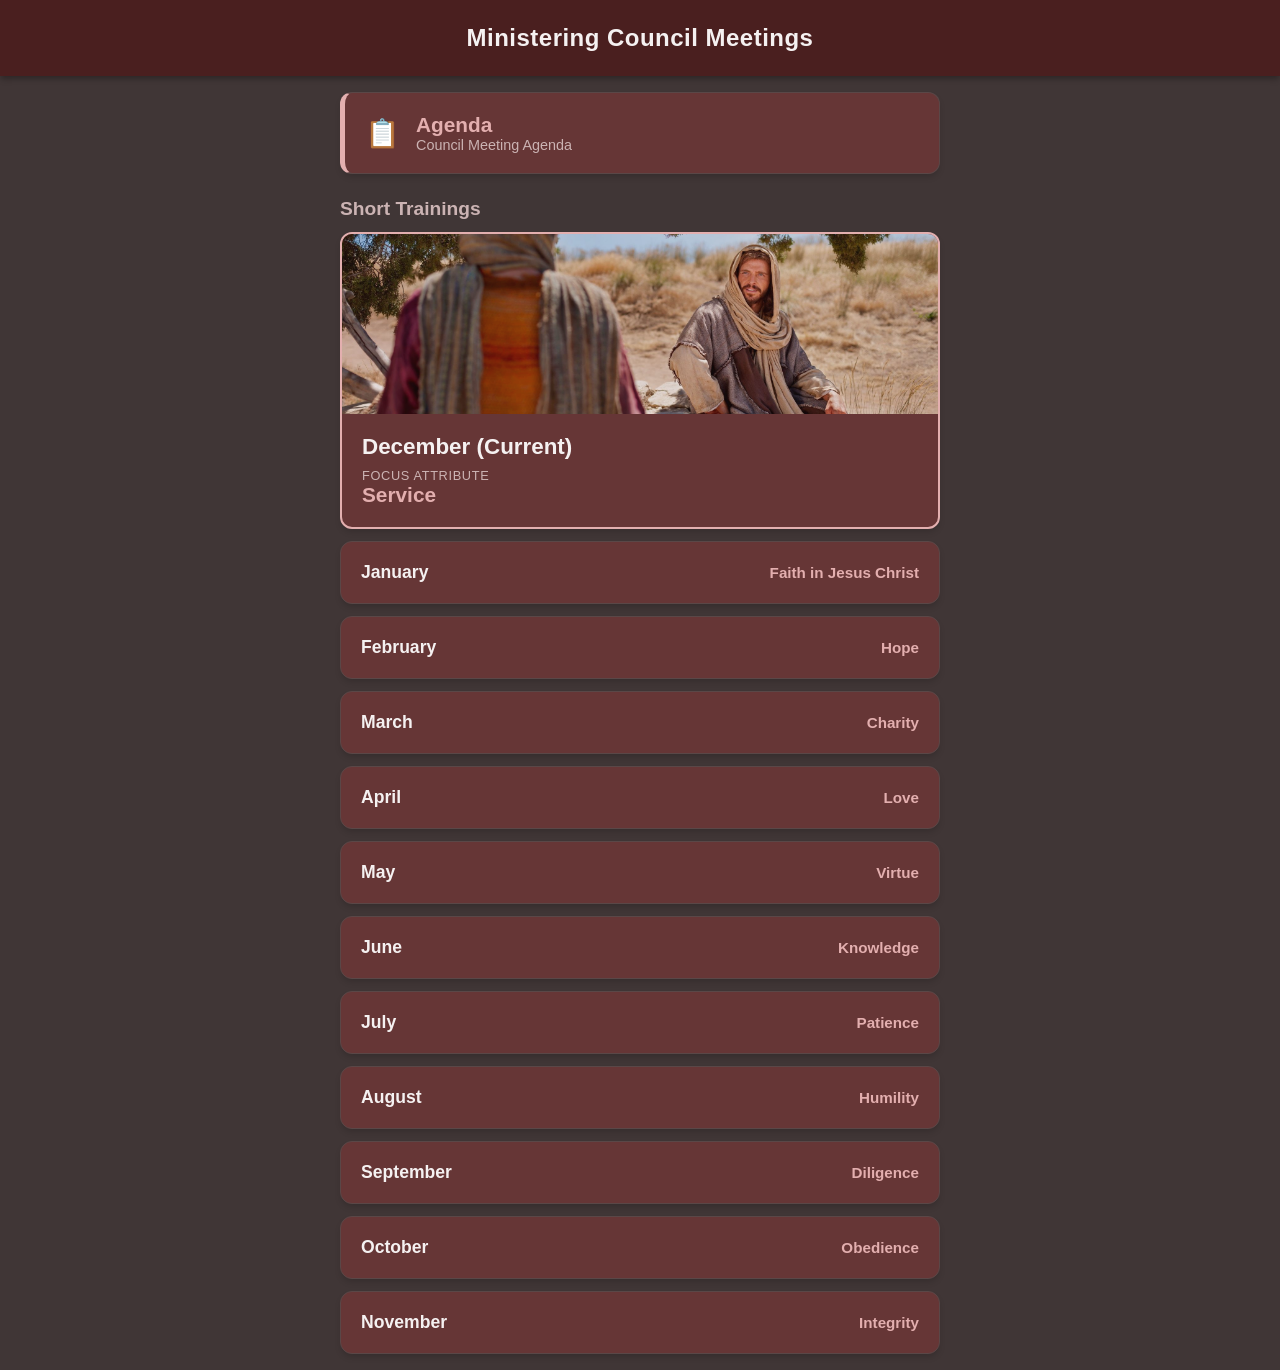
<file: index.html>
<!DOCTYPE html>
<html lang="en">
<head>
  <meta charset="UTF-8">
  <meta name="viewport" content="width=device-width, initial-scale=1.0">
  <title>Ministering Council Meetings</title>
  <link rel="stylesheet" href="style.css">
  <link rel="manifest" href="manifest.json">
  <meta name="theme-color" content="#364036">
  <link rel="apple-touch-icon" href="icons/icon-192.png">
</head>
<body>

  <header>
    <h1>Ministering Council Meetings</h1>
  </header>

  <main class="container">
    <!-- Agenda Tile -->
    <section class="agenda-section">
      <a href="agenda.html" class="tile agenda-tile" style="text-decoration: none;">
        <div class="tile-icon">📋</div>
        <div>
          <h2>Agenda</h2>
          <p>Council Meeting Agenda</p>
        </div>
      </a>
    </section>

    <!-- Short Trainings Section -->
    <section class="trainings-section">
      <h2>Short Trainings</h2>
      <div id="months-grid" class="months-grid">
        <!-- Injected via JavaScript -->
      </div>
    </section>
  </main>

  <!-- Temporary placeholder for the Agenda View -->
  <div id="agenda-page" class="modal-page hidden">
    <div class="modal-content">
      <button class="back-btn" onclick="closeAgenda()">← Back to Dashboard</button>
      <h1>Council Meeting Agenda</h1>
      <p><em>Standardized page details to be provided later...</em></p>
    </div>
  </div>

  <script src="app.js"></script>
</body>
</html>
</file>
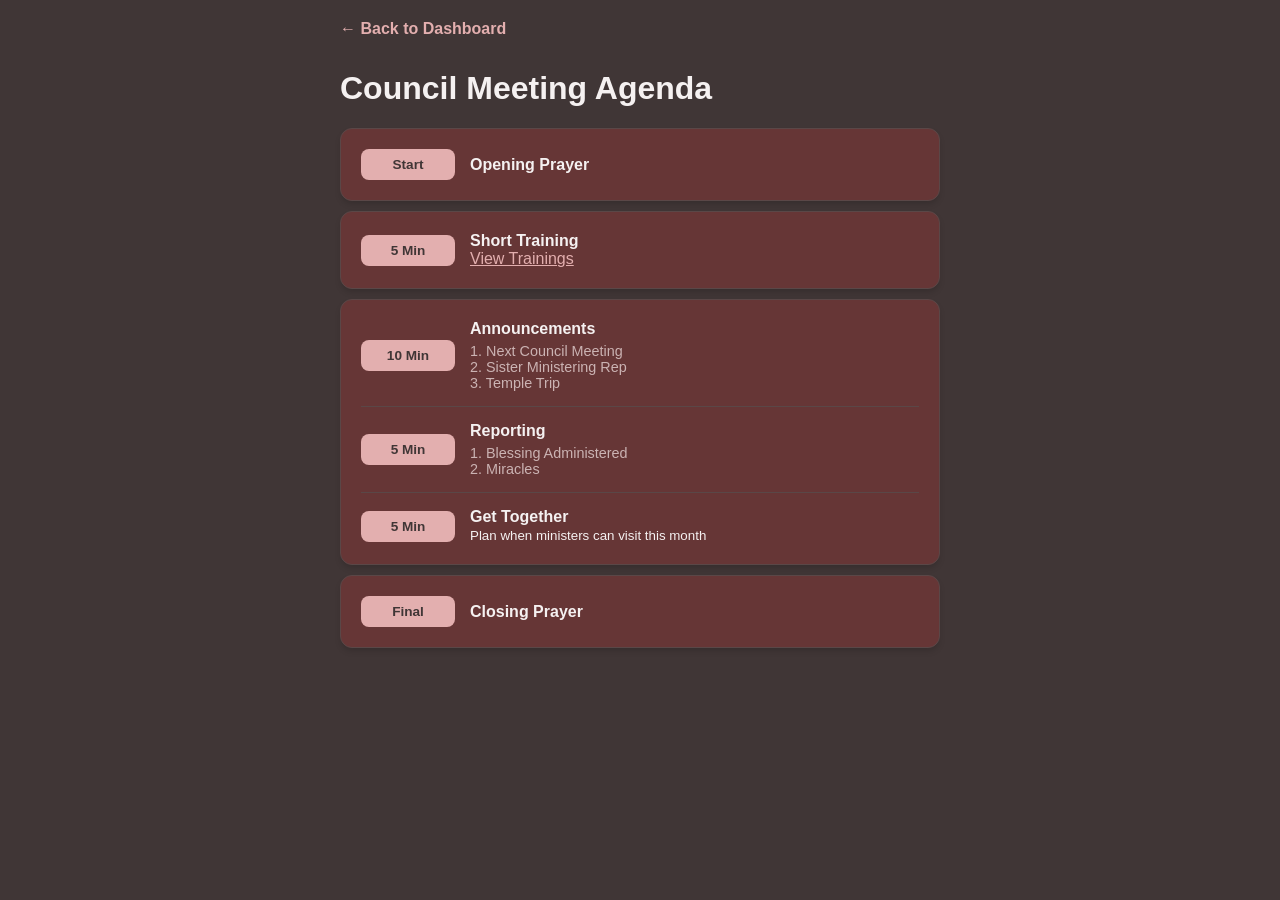
<file: agenda.html>
<!DOCTYPE html>
<html lang="en">
<head>
  <meta charset="UTF-8">
  <meta name="viewport" content="width=device-width, initial-scale=1.0">
  <title>Council Meeting Agenda</title>
  <link rel="stylesheet" href="style.css">
  <style>
    /* Specific styles for the Agenda layout */
    .agenda-item {
      display: flex;
      align-items: center;
      gap: 15px;
    }
    .time-badge {
      background: var(--accent);
      color: var(--bg);
      padding: 8px 12px;
      border-radius: 8px;
      font-weight: 800;
      font-size: 0.85rem;
      min-width: 70px;
      text-align: center;
      flex-shrink: 0;
    }
    .item-content {
      font-weight: 500;
      color: var(--text);
    }
    .sub-list {
      list-style: none;
      padding-left: 0;
      margin: 5px 0 0 0;
      font-size: 0.9rem;
      color: var(--text-light);
    }
  </style>
</head>
<body style="padding: 20px; max-width: 600px; margin: auto;">

  <header style="background: transparent; box-shadow: none; padding: 0; text-align: left; margin-bottom: 2rem;">
    <a href="index.html" style="color: var(--accent); text-decoration: none; font-weight: bold;">← Back to Dashboard</a>
  </header>

  <main>
    <h1>Council Meeting Agenda</h1>
    
    <!-- Agenda Tile Container -->
    <div class="tile" style="margin: 10px 0;">
      <div class="agenda-item">
        <div class="time-badge">Start</div>
        <div class="item-content"><strong>Opening Prayer</strong></div>
      </div>
    </div>
    
    <div class="tile" style="margin: 10px 0;">  
      <!-- 5 Minutes - Training -->
      <div class="agenda-item">
        <div class="time-badge">5 Min</div>
        <div class="item-content">
          <strong>Short Training</strong><br>
          <a href="index.html" style="color: var(--accent);">View Trainings</a>
        </div>
      </div>
    </div> 
      

    <div class="tile" style="margin: 10px 0;">  
      <!-- 10 Minutes - Announcements -->
      <div class="agenda-item">
        <div class="time-badge">10 Min</div>
        <div class="item-content">
          <strong>Announcements</strong>
          <ul class="sub-list">
            <li>1. Next Council Meeting</li>
            <li>2. Sister Ministering Rep</li>
            <li>3. Temple Trip</li>
          </ul>
        </div>
      </div>
    
      <hr style="border: 0; border-top: 1px solid var(--border); margin: 15px 0;">

      <!-- 5 Minutes - Reporting -->
      <div class="agenda-item">
        <div class="time-badge">5 Min</div>
        <div class="item-content">
          <strong>Reporting</strong>
          <ul class="sub-list">
            <li>1. Blessing Administered</li>
            <li>2. Miracles</li>
          </ul>
        </div>
      </div>

      <hr style="border: 0; border-top: 1px solid var(--border); margin: 15px 0;">

      <!-- 5 Minutes - Get Together -->
      <div class="agenda-item">
        <div class="time-badge">5 Min</div>
        <div class="item-content">
          <strong>Get Together</strong><br>
          <small>Plan when ministers can visit this month</small>
        </div>
      </div>
    </div>
    
    <div class="tile" style="margin: 10px 0;"> 
      <!-- Closing -->
      <div class="agenda-item">
        <div class="time-badge">Final</div>
        <div class="item-content"><strong>Closing Prayer</strong></div>
      </div>
    </div>
  </main>

</body>
</html>
</file>
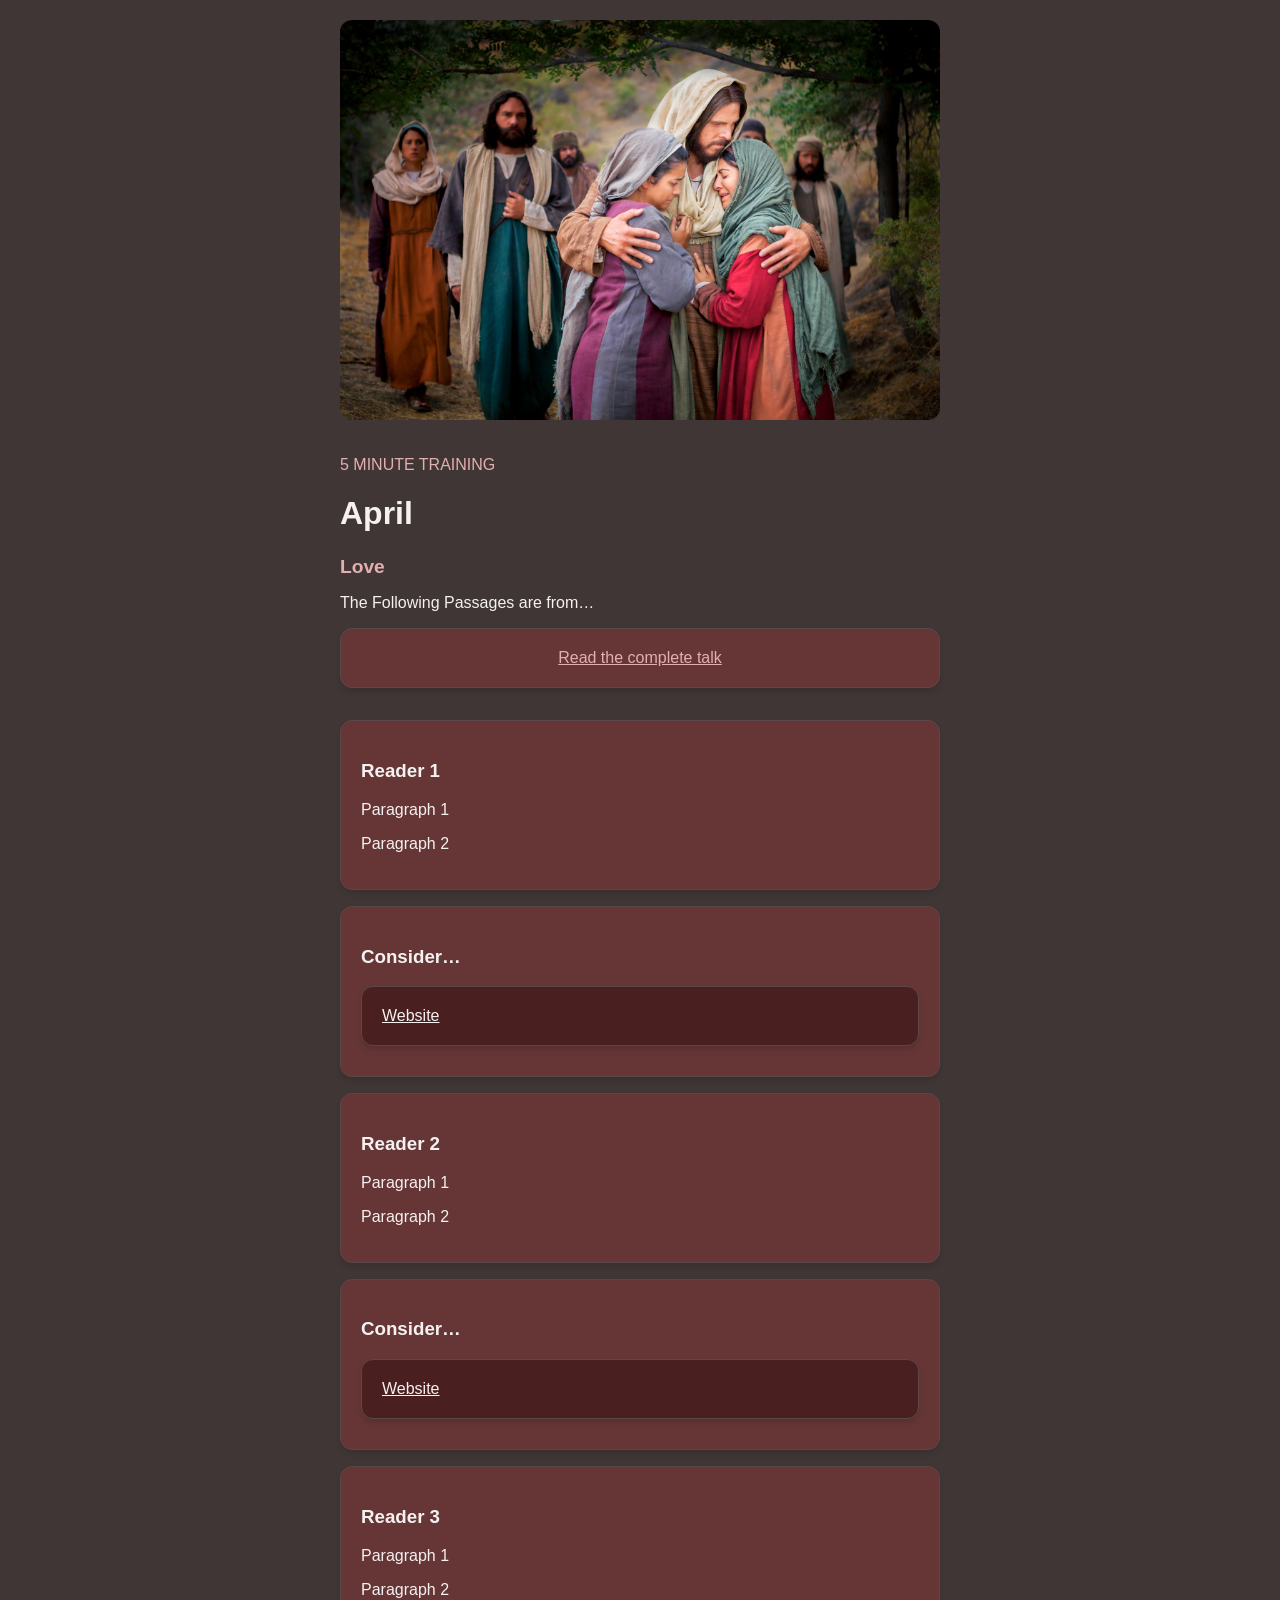
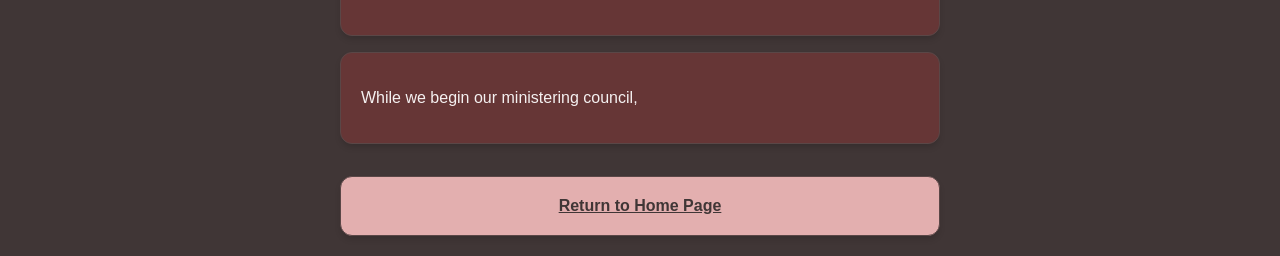
<file: april.html>
<!DOCTYPE html>
<html lang="en">
<head>
  <meta charset="UTF-8">
  <meta name="viewport" content="width=device-width, initial-scale=1.0">
  <title>April - Love</title>
  <link rel="stylesheet" href="style.css">
</head>
<body style="padding: 20px; max-width: 600px; margin: auto;">

  <!-- Header Image -->
  <img src="picture_april.png" alt="April Theme" style="width: 100%; border-radius: 12px; margin-bottom: 1rem;">
  <p style="color: var(--accent);">5 MINUTE TRAINING</p>
  <h1>April</h1>
  <h2 style="color: var(--accent);">Love</h2>

  <p>The Following Passages are from…</p>
  
  <a href="https://www.churchofjesuschrist.org/study/general-conference" class="tile" style="display:block; text-align:center; color: var(--accent); margin-bottom: 2rem;">Read the complete talk</a>

  <!-- Content Tiles -->
  <div class="tile" style="margin-bottom: 1rem;">
    <h3>Reader 1</h3>
    <p>Paragraph 1</p>
    <p>Paragraph 2</p>
  </div>

  <div class="tile" style="margin-bottom: 1rem;">
    <h3>Consider…</h3>
    <a href="https://www.churchofjesuschrist.org" class="tile" style="display:block; margin: 10px 0; background: var(--primary);">Website</a>
  </div>

  <div class="tile" style="margin-bottom: 1rem;">
    <h3>Reader 2</h3>
    <p>Paragraph 1</p>
    <p>Paragraph 2</p>
  </div>

  <div class="tile" style="margin-bottom: 1rem;">
    <h3>Consider…</h3>
    <a href="https://www.churchofjesuschrist.org" class="tile" style="display:block; margin: 10px 0; background: var(--primary);">Website</a>
  </div>

  <div class="tile" style="margin-bottom: 1rem;">
    <h3>Reader 3</h3>
    <p>Paragraph 1</p>
    <p>Paragraph 2</p>
  </div>

  <div class="tile" style="margin-bottom: 1rem;">
    <p>While we begin our ministering council, </p>
  </div>

  <a href="https://dallinnd.github.io/EldersQuorumMinistering/" class="tile" style="display:block; text-align:center; background: var(--accent); color: var(--bg); font-weight: bold; margin-top: 2rem;">Return to Home Page</a>

</body>
</html>
</file>
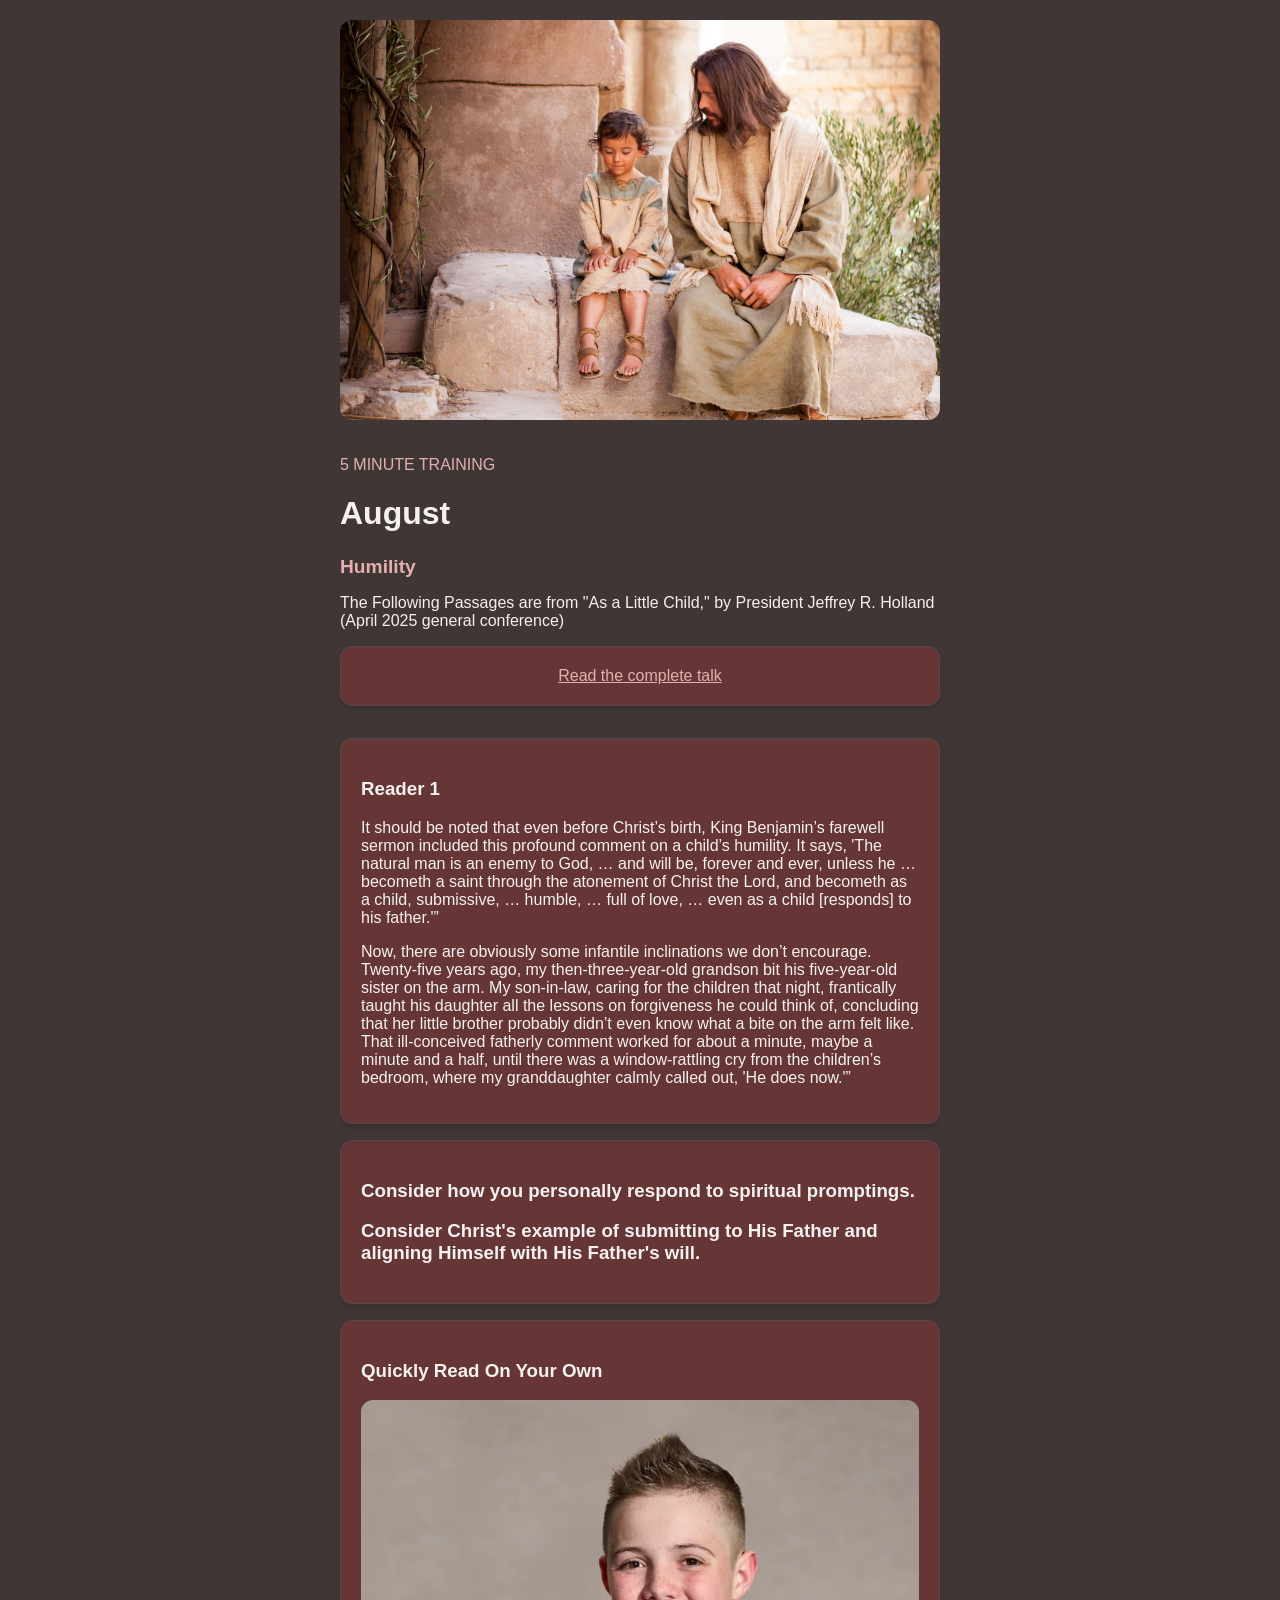
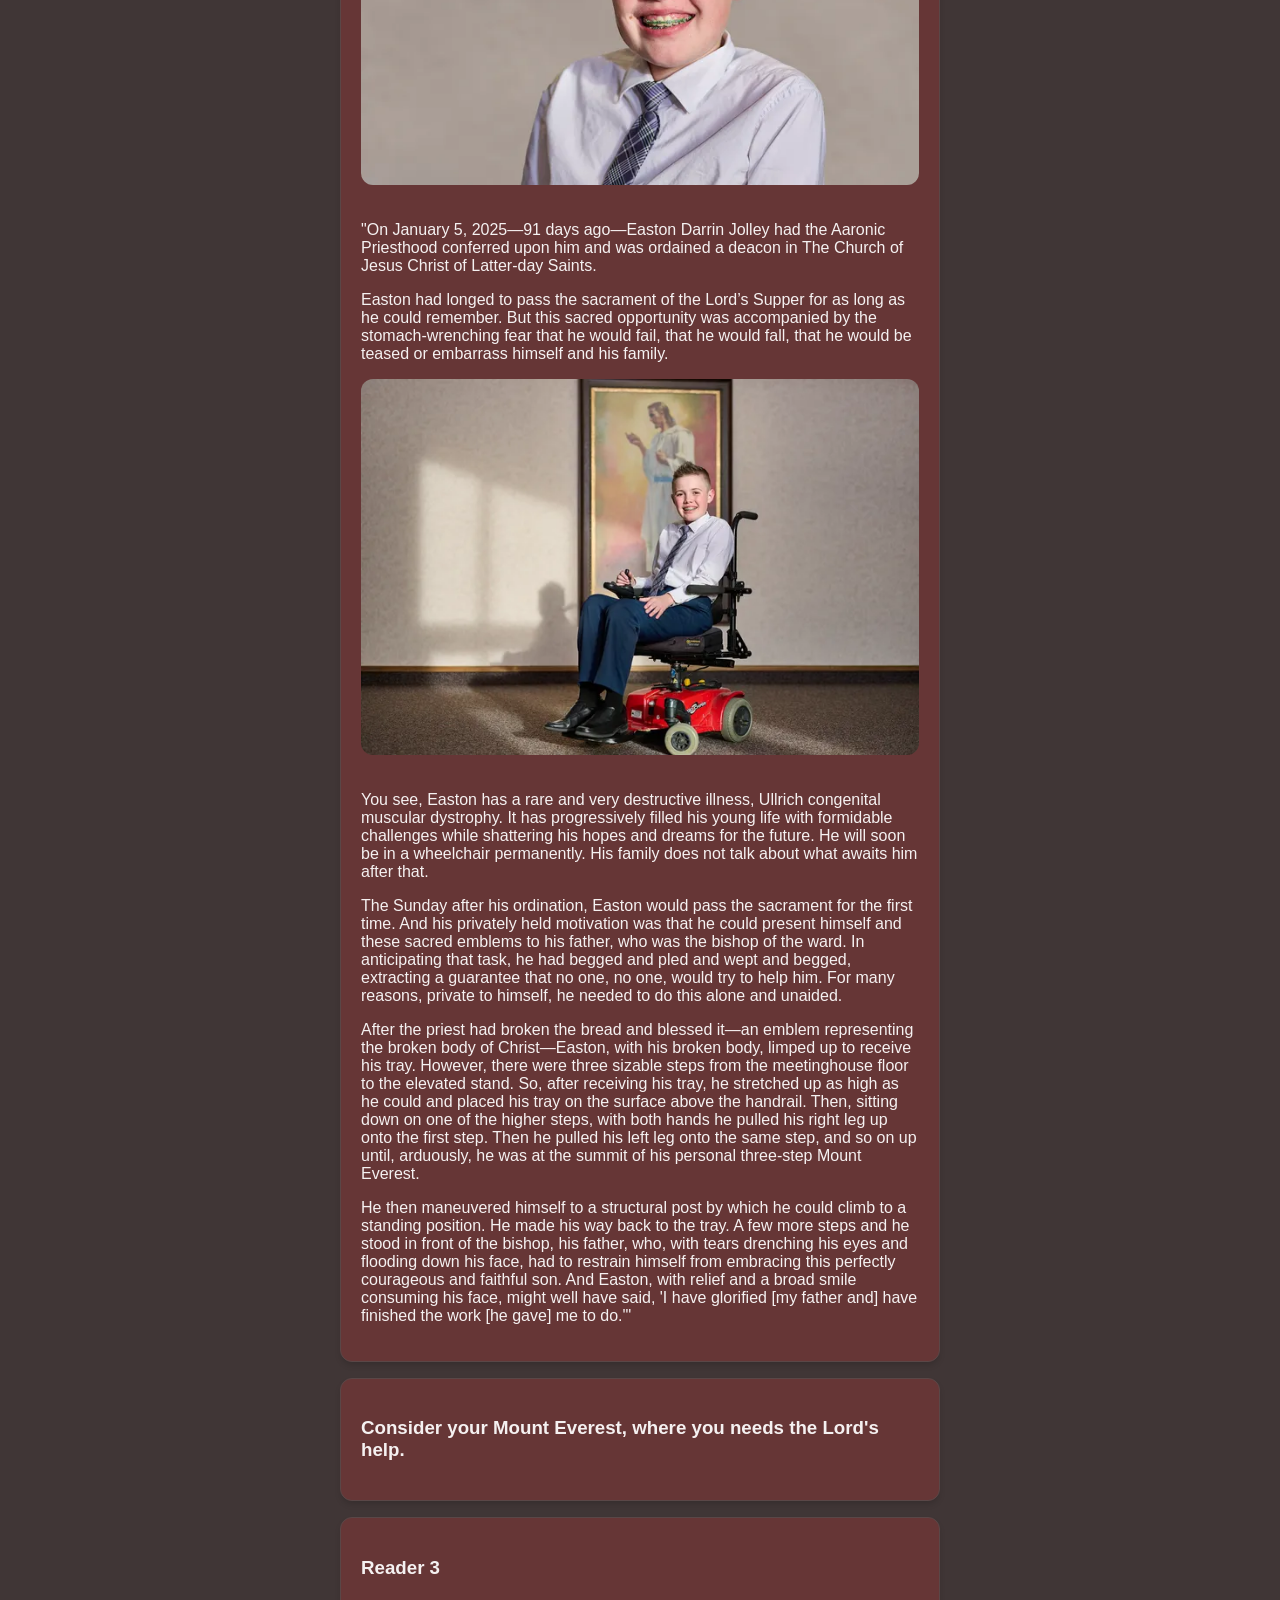
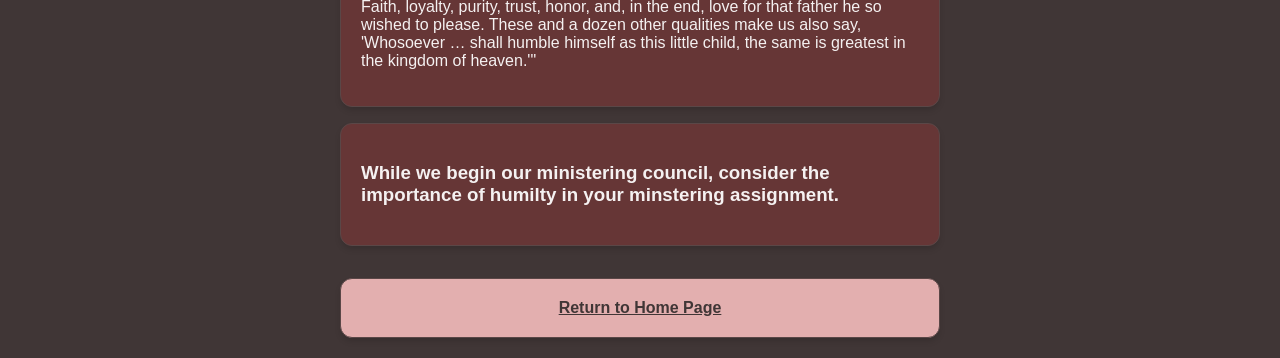
<file: august.html>
<!DOCTYPE html>
<html lang="en">
<head>
  <meta charset="UTF-8">
  <meta name="viewport" content="width=device-width, initial-scale=1.0">
  <title>August - Humility</title>
  <link rel="stylesheet" href="style.css">
</head>
<body style="padding: 20px; max-width: 600px; margin: auto;">

  <!-- Header Image -->
  <img src="picture_august.png" alt="August Theme" style="width: 100%; border-radius: 12px; margin-bottom: 1rem;">
  <p style="color: var(--accent);">5 MINUTE TRAINING</p>
  <h1>August</h1>
  <h2 style="color: var(--accent);">Humility</h2>

  <p>The Following Passages are from "As a Little Child," by President Jeffrey R. Holland (April 2025 general conference)</p>
  
  <a href="https://www.churchofjesuschrist.org/study/general-conference/2025/04/13holland?lang=eng" class="tile" style="display:block; text-align:center; color: var(--accent); margin-bottom: 2rem;">Read the complete talk</a>

  <!-- Content Tiles -->
  <div class="tile" style="margin-bottom: 1rem;">
    <h3>Reader 1</h3>
    <p>It should be noted that even before Christ’s birth, King Benjamin’s farewell sermon included this profound comment on a child’s humility. It says, 'The natural man is an enemy to God, … and will be, forever and ever, unless he … becometh a saint through the atonement of Christ the Lord, and becometh as a child, submissive, … humble, … full of love, … even as a child [responds] to his father.'”</p>
    <p>Now, there are obviously some infantile inclinations we don’t encourage. Twenty-five years ago, my then-three-year-old grandson bit his five-year-old sister on the arm. My son-in-law, caring for the children that night, frantically taught his daughter all the lessons on forgiveness he could think of, concluding that her little brother probably didn’t even know what a bite on the arm felt like. That ill-conceived fatherly comment worked for about a minute, maybe a minute and a half, until there was a window-rattling cry from the children’s bedroom, where my granddaughter calmly called out, 'He does now.'”</p>
  </div>

  <div class="tile" style="margin-bottom: 1rem;">
    <h3>Consider how you personally respond to spiritual promptings.</h3>
    <h3>Consider Christ's example of submitting to His Father and aligning Himself with His Father's will.</h3>
  </div>

  <div class="tile" style="margin-bottom: 1rem;">
    <h3>Quickly Read On Your Own</h3>
    <img src="picture_august2.png" alt="Photo of Easton" style="width: 100%; border-radius: 12px; margin-bottom: 1rem;">
    <p>"On January 5, 2025—91 days ago—Easton Darrin Jolley had the Aaronic Priesthood conferred upon him and was ordained a deacon in The Church of Jesus Christ of Latter-day Saints.</p>
    <p>Easton had longed to pass the sacrament of the Lord’s Supper for as long as he could remember. But this sacred opportunity was accompanied by the stomach-wrenching fear that he would fail, that he would fall, that he would be teased or embarrass himself and his family.</p>
    <img src="picture_august3.png" alt="Another Photo of Easton" style="width: 100%; border-radius: 12px; margin-bottom: 1rem;">
    <p>You see, Easton has a rare and very destructive illness, Ullrich congenital muscular dystrophy. It has progressively filled his young life with formidable challenges while shattering his hopes and dreams for the future. He will soon be in a wheelchair permanently. His family does not talk about what awaits him after that.</p>
    <p>The Sunday after his ordination, Easton would pass the sacrament for the first time. And his privately held motivation was that he could present himself and these sacred emblems to his father, who was the bishop of the ward. In anticipating that task, he had begged and pled and wept and begged, extracting a guarantee that no one, no one, would try to help him. For many reasons, private to himself, he needed to do this alone and unaided.</p>
    <p>After the priest had broken the bread and blessed it—an emblem representing the broken body of Christ—Easton, with his broken body, limped up to receive his tray. However, there were three sizable steps from the meetinghouse floor to the elevated stand. So, after receiving his tray, he stretched up as high as he could and placed his tray on the surface above the handrail. Then, sitting down on one of the higher steps, with both hands he pulled his right leg up onto the first step. Then he pulled his left leg onto the same step, and so on up until, arduously, he was at the summit of his personal three-step Mount Everest.</p>
    <p>He then maneuvered himself to a structural post by which he could climb to a standing position. He made his way back to the tray. A few more steps and he stood in front of the bishop, his father, who, with tears drenching his eyes and flooding down his face, had to restrain himself from embracing this perfectly courageous and faithful son. And Easton, with relief and a broad smile consuming his face, might well have said, 'I have glorified [my father and] have finished the work [he gave] me to do.'"</p>
  </div>

  <div class="tile" style="margin-bottom: 1rem;">
    <h3>Consider your Mount Everest, where you needs the Lord's help.</h3>
  </div>

  <div class="tile" style="margin-bottom: 1rem;">
    <h3>Reader 3</h3>
    <p>Faith, loyalty, purity, trust, honor, and, in the end, love for that father he so wished to please. These and a dozen other qualities make us also say, 'Whosoever … shall humble himself as this little child, the same is greatest in the kingdom of heaven.'"</p>
    
  </div>

  <div class="tile" style="margin-bottom: 1rem;">
    <h3>While we begin our ministering council, consider the importance of humilty in your minstering assignment.</h3>
  </div>

  <a href="https://dallinnd.github.io/EldersQuorumMinistering/" class="tile" style="display:block; text-align:center; background: var(--accent); color: var(--bg); font-weight: bold; margin-top: 2rem;">Return to Home Page</a>

</body>
</html>
</file>
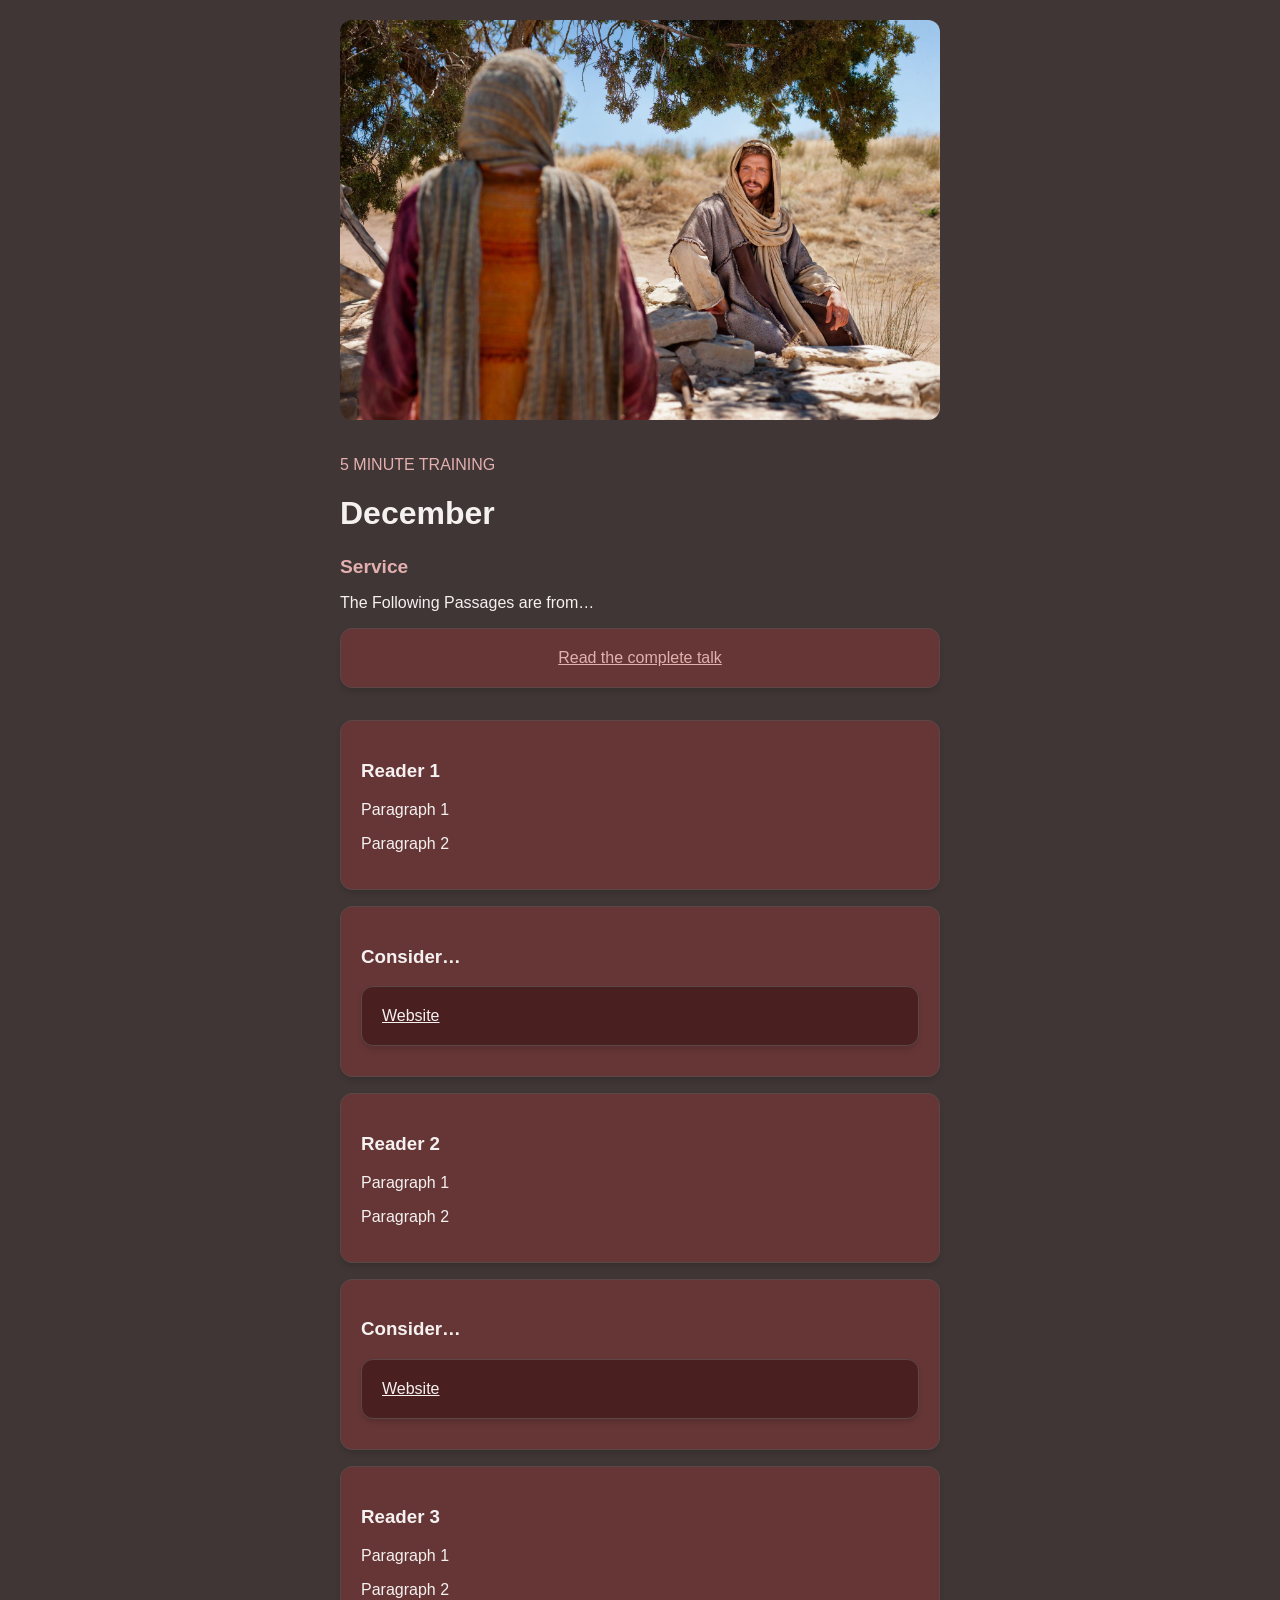
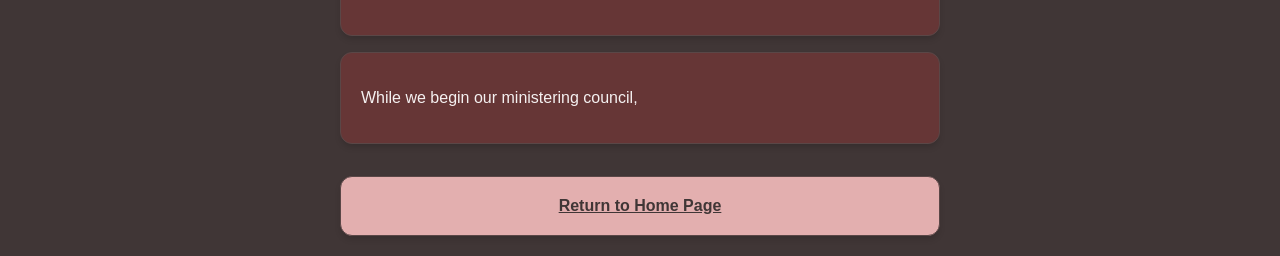
<file: december.html>
<!DOCTYPE html>
<html lang="en">
<head>
  <meta charset="UTF-8">
  <meta name="viewport" content="width=device-width, initial-scale=1.0">
  <title>December - Service</title>
  <link rel="stylesheet" href="style.css">
</head>
<body style="padding: 20px; max-width: 600px; margin: auto;">

  <!-- Header Image -->
  <img src="picture_december.png" alt="December Theme" style="width: 100%; border-radius: 12px; margin-bottom: 1rem;">
  <p style="color: var(--accent);">5 MINUTE TRAINING</p>
  <h1>December</h1>
  <h2 style="color: var(--accent);">Service</h2>

  <p>The Following Passages are from…</p>
  
  <a href="https://www.churchofjesuschrist.org/study/general-conference" class="tile" style="display:block; text-align:center; color: var(--accent); margin-bottom: 2rem;">Read the complete talk</a>

  <!-- Content Tiles -->
  <div class="tile" style="margin-bottom: 1rem;">
    <h3>Reader 1</h3>
    <p>Paragraph 1</p>
    <p>Paragraph 2</p>
  </div>

  <div class="tile" style="margin-bottom: 1rem;">
    <h3>Consider…</h3>
    <a href="https://www.churchofjesuschrist.org" class="tile" style="display:block; margin: 10px 0; background: var(--primary);">Website</a>
  </div>

  <div class="tile" style="margin-bottom: 1rem;">
    <h3>Reader 2</h3>
    <p>Paragraph 1</p>
    <p>Paragraph 2</p>
  </div>

  <div class="tile" style="margin-bottom: 1rem;">
    <h3>Consider…</h3>
    <a href="https://www.churchofjesuschrist.org" class="tile" style="display:block; margin: 10px 0; background: var(--primary);">Website</a>
  </div>

  <div class="tile" style="margin-bottom: 1rem;">
    <h3>Reader 3</h3>
    <p>Paragraph 1</p>
    <p>Paragraph 2</p>
  </div>

  <div class="tile" style="margin-bottom: 1rem;">
    <p>While we begin our ministering council, </p>
  </div>

  <a href="https://dallinnd.github.io/EldersQuorumMinistering/" class="tile" style="display:block; text-align:center; background: var(--accent); color: var(--bg); font-weight: bold; margin-top: 2rem;">Return to Home Page</a>

</body>
</html>
</file>
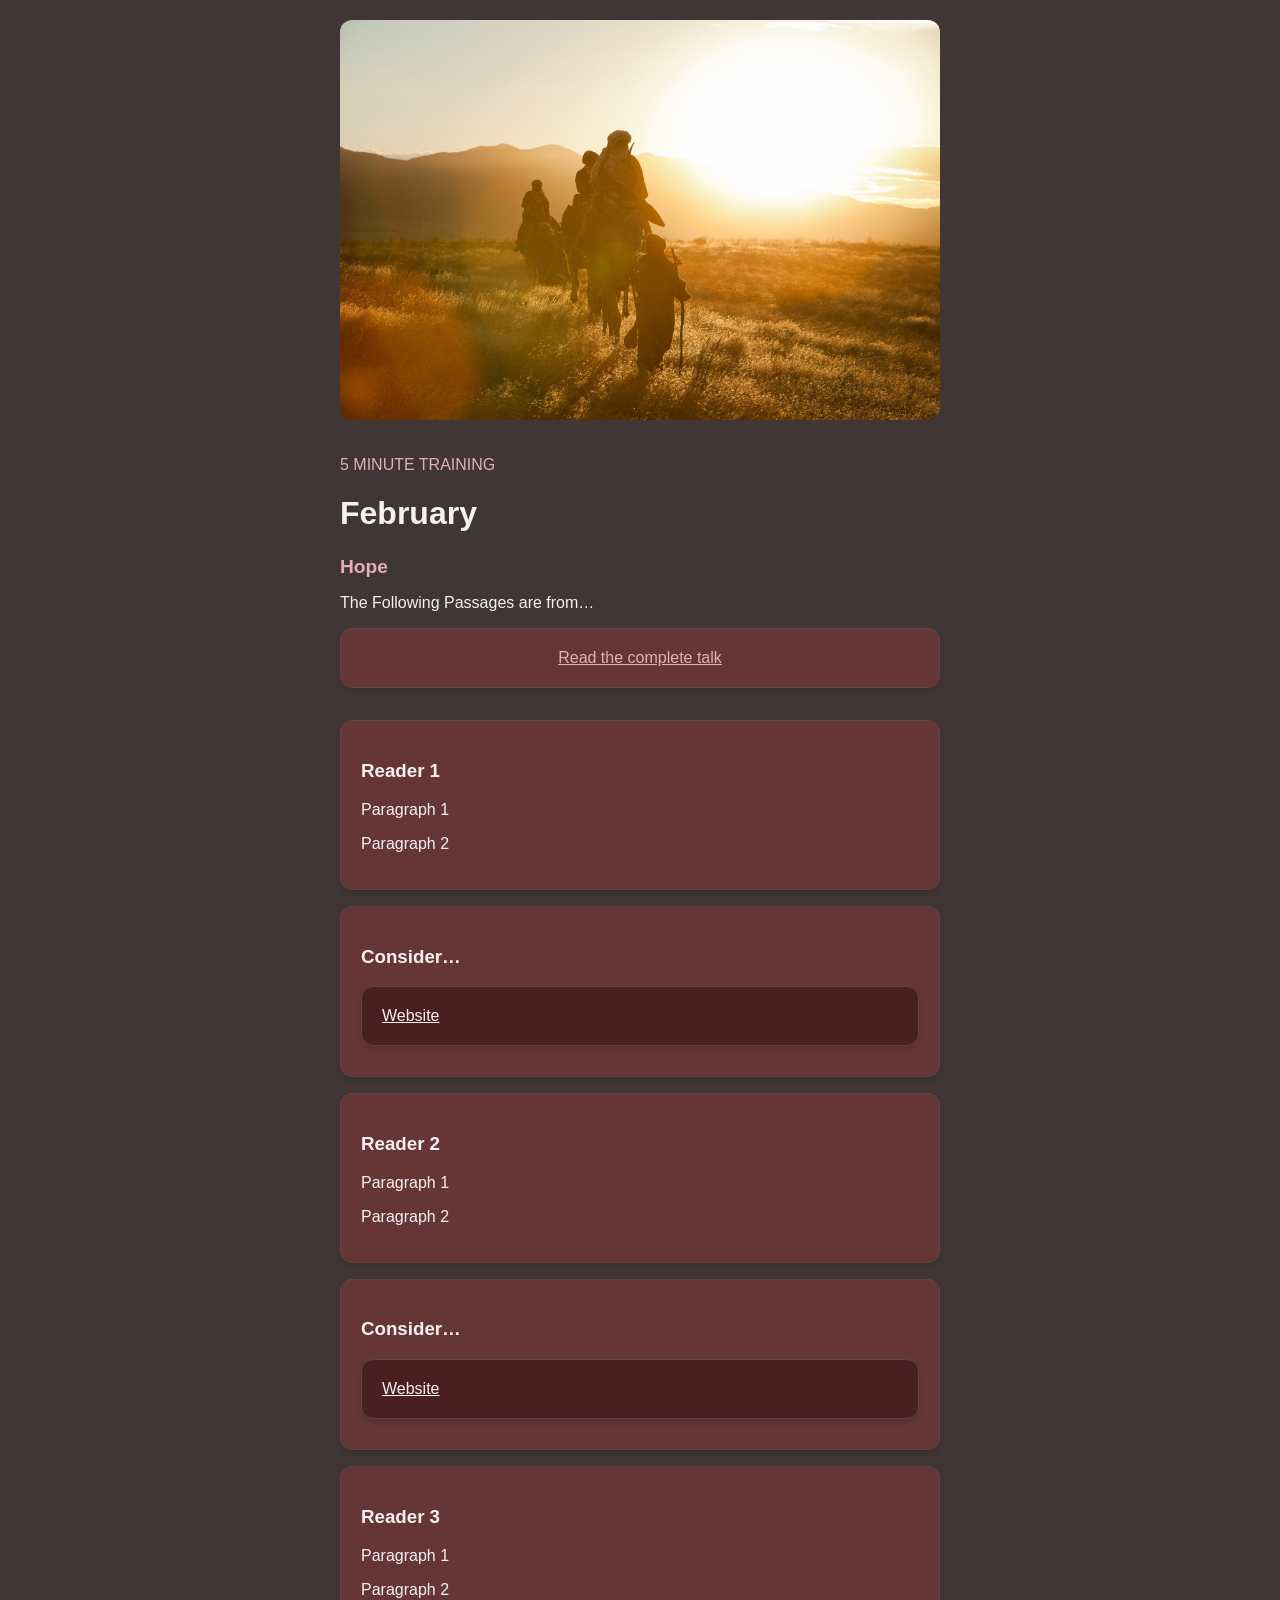
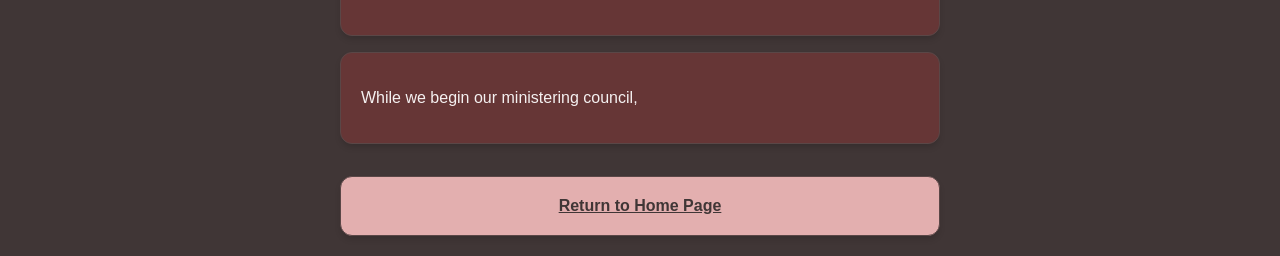
<file: february.html>
<!DOCTYPE html>
<html lang="en">
<head>
  <meta charset="UTF-8">
  <meta name="viewport" content="width=device-width, initial-scale=1.0">
  <title>February - Hope</title>
  <link rel="stylesheet" href="style.css">
</head>
<body style="padding: 20px; max-width: 600px; margin: auto;">

  <!-- Header Image -->
  <img src="picture_february.png" alt="February Theme" style="width: 100%; border-radius: 12px; margin-bottom: 1rem;">
  <p style="color: var(--accent);">5 MINUTE TRAINING</p>
  <h1>February</h1>
  <h2 style="color: var(--accent);">Hope</h2>

  <p>The Following Passages are from…</p>
  
  <a href="https://www.churchofjesuschrist.org/study/general-conference" class="tile" style="display:block; text-align:center; color: var(--accent); margin-bottom: 2rem;">Read the complete talk</a>

  <!-- Content Tiles -->
  <div class="tile" style="margin-bottom: 1rem;">
    <h3>Reader 1</h3>
    <p>Paragraph 1</p>
    <p>Paragraph 2</p>
  </div>

  <div class="tile" style="margin-bottom: 1rem;">
    <h3>Consider…</h3>
    <a href="https://www.churchofjesuschrist.org" class="tile" style="display:block; margin: 10px 0; background: var(--primary);">Website</a>
  </div>

  <div class="tile" style="margin-bottom: 1rem;">
    <h3>Reader 2</h3>
    <p>Paragraph 1</p>
    <p>Paragraph 2</p>
  </div>

  <div class="tile" style="margin-bottom: 1rem;">
    <h3>Consider…</h3>
    <a href="https://www.churchofjesuschrist.org" class="tile" style="display:block; margin: 10px 0; background: var(--primary);">Website</a>
  </div>

  <div class="tile" style="margin-bottom: 1rem;">
    <h3>Reader 3</h3>
    <p>Paragraph 1</p>
    <p>Paragraph 2</p>
  </div>

  <div class="tile" style="margin-bottom: 1rem;">
    <p>While we begin our ministering council, </p>
  </div>

  <a href="https://dallinnd.github.io/EldersQuorumMinistering/" class="tile" style="display:block; text-align:center; background: var(--accent); color: var(--bg); font-weight: bold; margin-top: 2rem;">Return to Home Page</a>

</body>
</html>
</file>
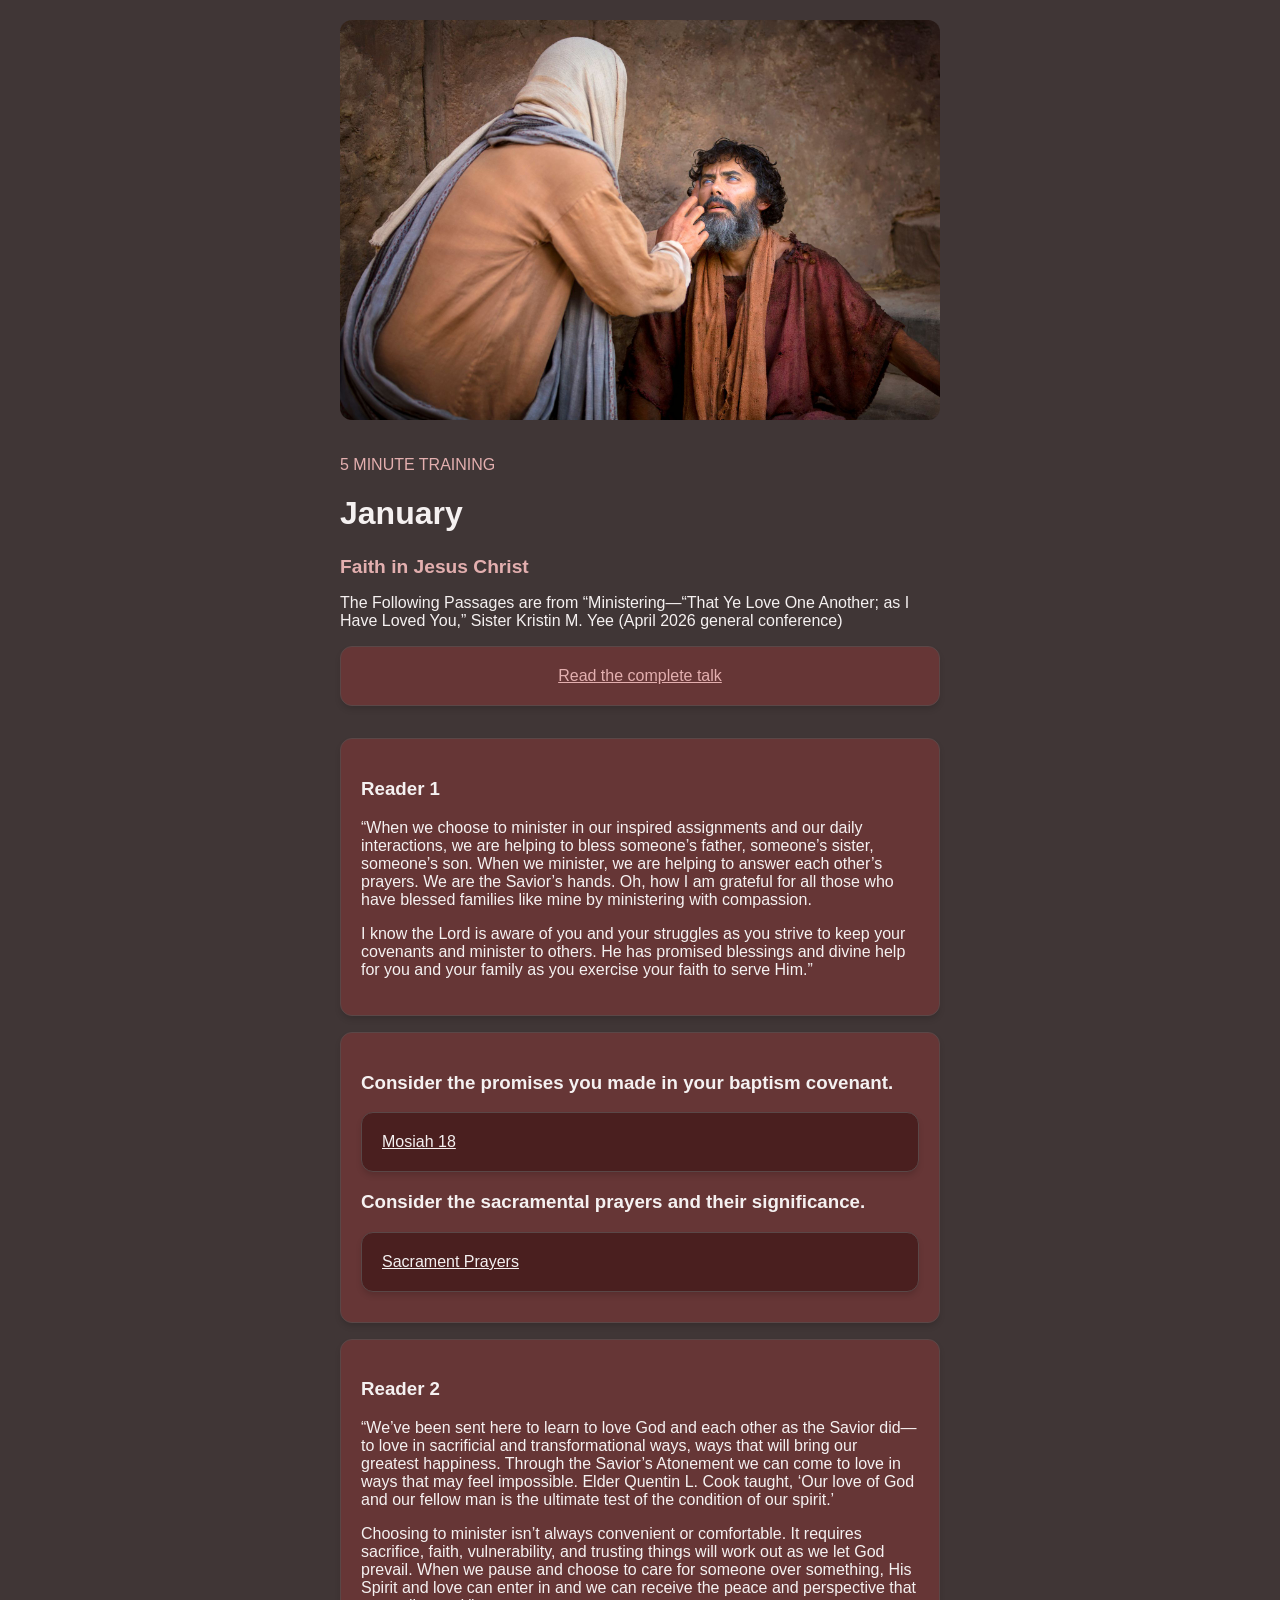
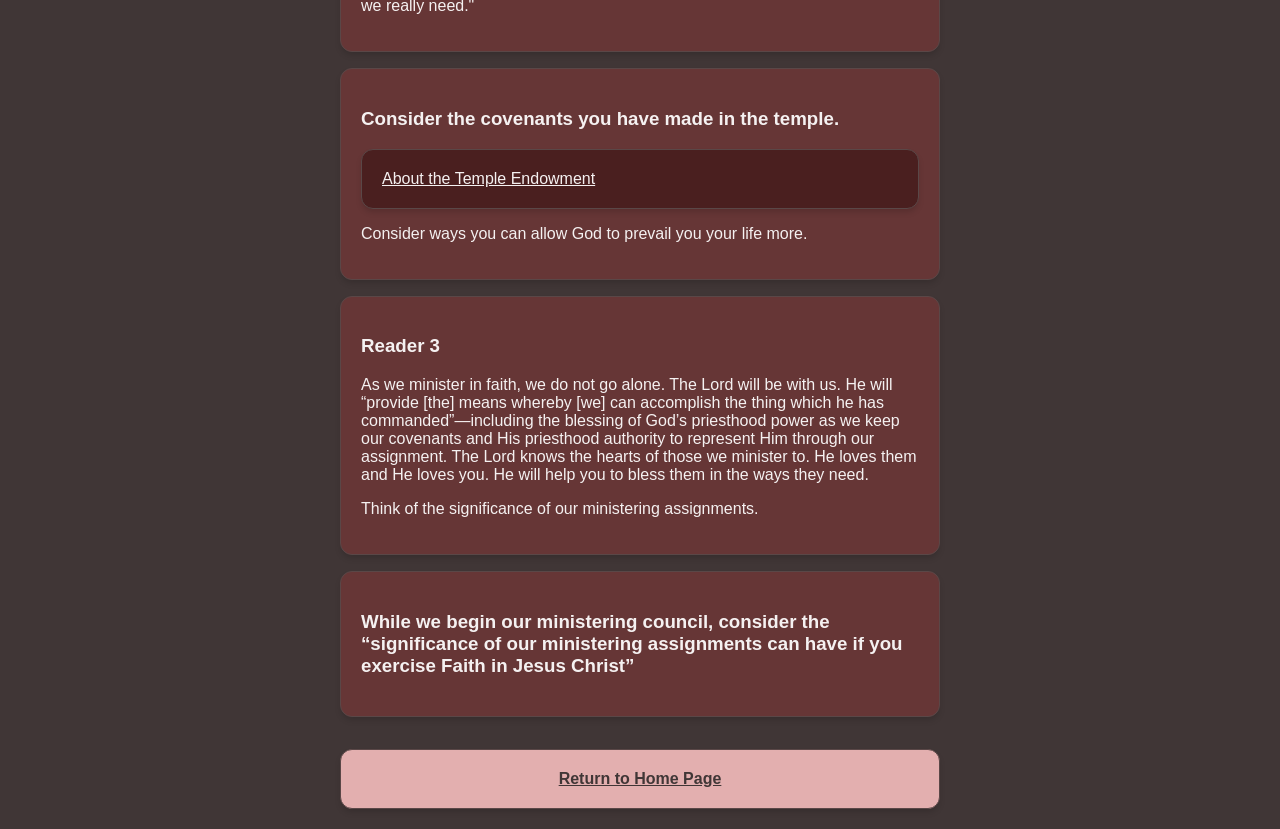
<file: january.html>
<!DOCTYPE html>
<html lang="en">
<head>
  <meta charset="UTF-8">
  <meta name="viewport" content="width=device-width, initial-scale=1.0">
  <title>January - Faith in Jesus Christ</title>
  <link rel="stylesheet" href="style.css">
</head>
<body style="padding: 20px; max-width: 600px; margin: auto;">

  <!-- Header Image -->
  <img src="picture_january.png" alt="January Theme" style="width: 100%; border-radius: 12px; margin-bottom: 1rem;">
  <p style="color: var(--accent);">5 MINUTE TRAINING</p>
  <h1>January</h1>
  <h2 style="color: var(--accent);">Faith in Jesus Christ</h2>

  <p>The Following Passages are from “Ministering—“That Ye Love One Another; as I Have Loved You,” Sister Kristin M. Yee (April 2026 general conference)</p>
  
  <a href="https://www.churchofjesuschrist.org/study/general-conference/2026/04/14yee?lang=eng" class="tile" style="display:block; text-align:center; color: var(--accent); margin-bottom: 2rem;">Read the complete talk</a>

  <!-- Content Tiles -->
  <div class="tile" style="margin-bottom: 1rem;">
    <h3>Reader 1</h3>
    <p>“When we choose to minister in our inspired assignments and our daily interactions, we are helping to bless someone’s father, someone’s sister, someone’s son. When we minister, we are helping to answer each other’s prayers. We are the Savior’s hands. Oh, how I am grateful for all those who have blessed families like mine by ministering with compassion.</p>
    <p>I know the Lord is aware of you and your struggles as you strive to keep your covenants and minister to others. He has promised blessings and divine help for you and your family as you exercise your faith to serve Him.”</p>
  </div>

  <div class="tile" style="margin-bottom: 1rem;">
    <h3>Consider the promises you made in your baptism covenant.</h3>
    <a href="https://www.churchofjesuschrist.org/study/scriptures/bofm/mosiah/18?lang=eng" class="tile" style="display:block; margin: 10px 0; background: var(--primary);">Mosiah 18</a>
    <h3>Consider the sacramental prayers and their significance.</h3>
    <a href="https://www.churchofjesuschrist.org/study/scriptures/sacrament?lang=eng" class="tile" style="display:block; margin: 10px 0; background: var(--primary);">Sacrament Prayers</a>
  </div>

  <div class="tile" style="margin-bottom: 1rem;">
    <h3>Reader 2</h3>
    <p>“We’ve been sent here to learn to love God and each other as the Savior did—to love in sacrificial and transformational ways, ways that will bring our greatest happiness. Through the Savior’s Atonement we can come to love in ways that may feel impossible. Elder Quentin L. Cook taught, ‘Our love of God and our fellow man is the ultimate test of the condition of our spirit.’</p>
    <p>Choosing to minister isn’t always convenient or comfortable. It requires sacrifice, faith, vulnerability, and trusting things will work out as we let God prevail. When we pause and choose to care for someone over something, His Spirit and love can enter in and we can receive the peace and perspective that we really need."</p>
  </div>

  <div class="tile" style="margin-bottom: 1rem;">
    <h3>Consider the covenants you have made in the temple.</h3>
    <a href="https://www.churchofjesuschrist.org/temples/what-is-temple-endowment?lang=eng" class="tile" style="display:block; margin: 10px 0; background: var(--primary);">About the Temple Endowment</a>
    <p>Consider ways you can allow God to prevail you your life more.</p>
  </div>

  <div class="tile" style="margin-bottom: 1rem;">
    <h3>Reader 3</h3>
    <p>As we minister in faith, we do not go alone. The Lord will be with us. He will “provide [the] means whereby [we] can accomplish the thing which he has commanded”—including the blessing of God’s priesthood power as we keep our covenants and His priesthood authority to represent Him through our assignment. The Lord knows the hearts of those we minister to. He loves them and He loves you. He will help you to bless them in the ways they need.</p>
    <p>Think of the significance of our ministering assignments.</p>
  </div>

  <div class="tile" style="margin-bottom: 1rem;">
    <h3>While we begin our ministering council, consider the “significance of our ministering assignments can have if you exercise Faith in Jesus Christ”</h3>
  </div>

  <a href="https://dallinnd.github.io/EldersQuorumMinistering/" class="tile" style="display:block; text-align:center; background: var(--accent); color: var(--bg); font-weight: bold; margin-top: 2rem;">Return to Home Page</a>

</body>
</html>
</file>
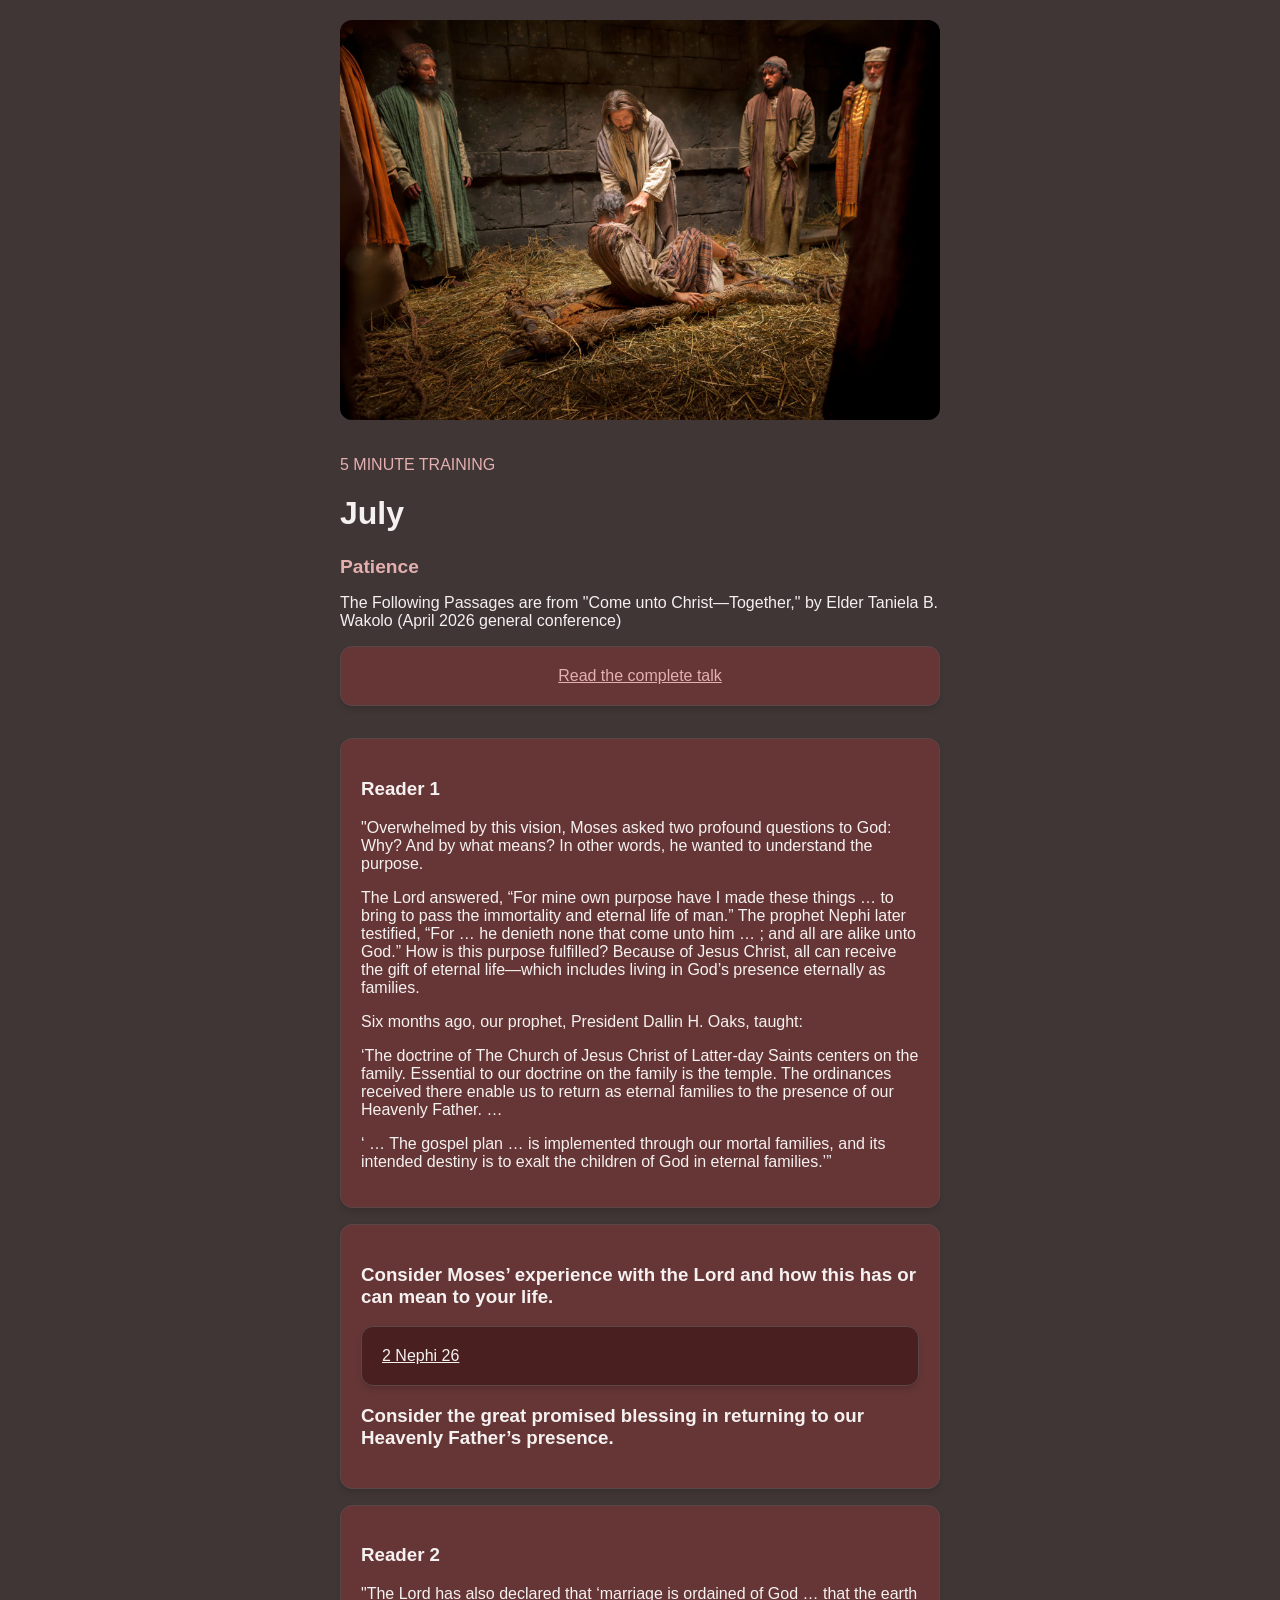
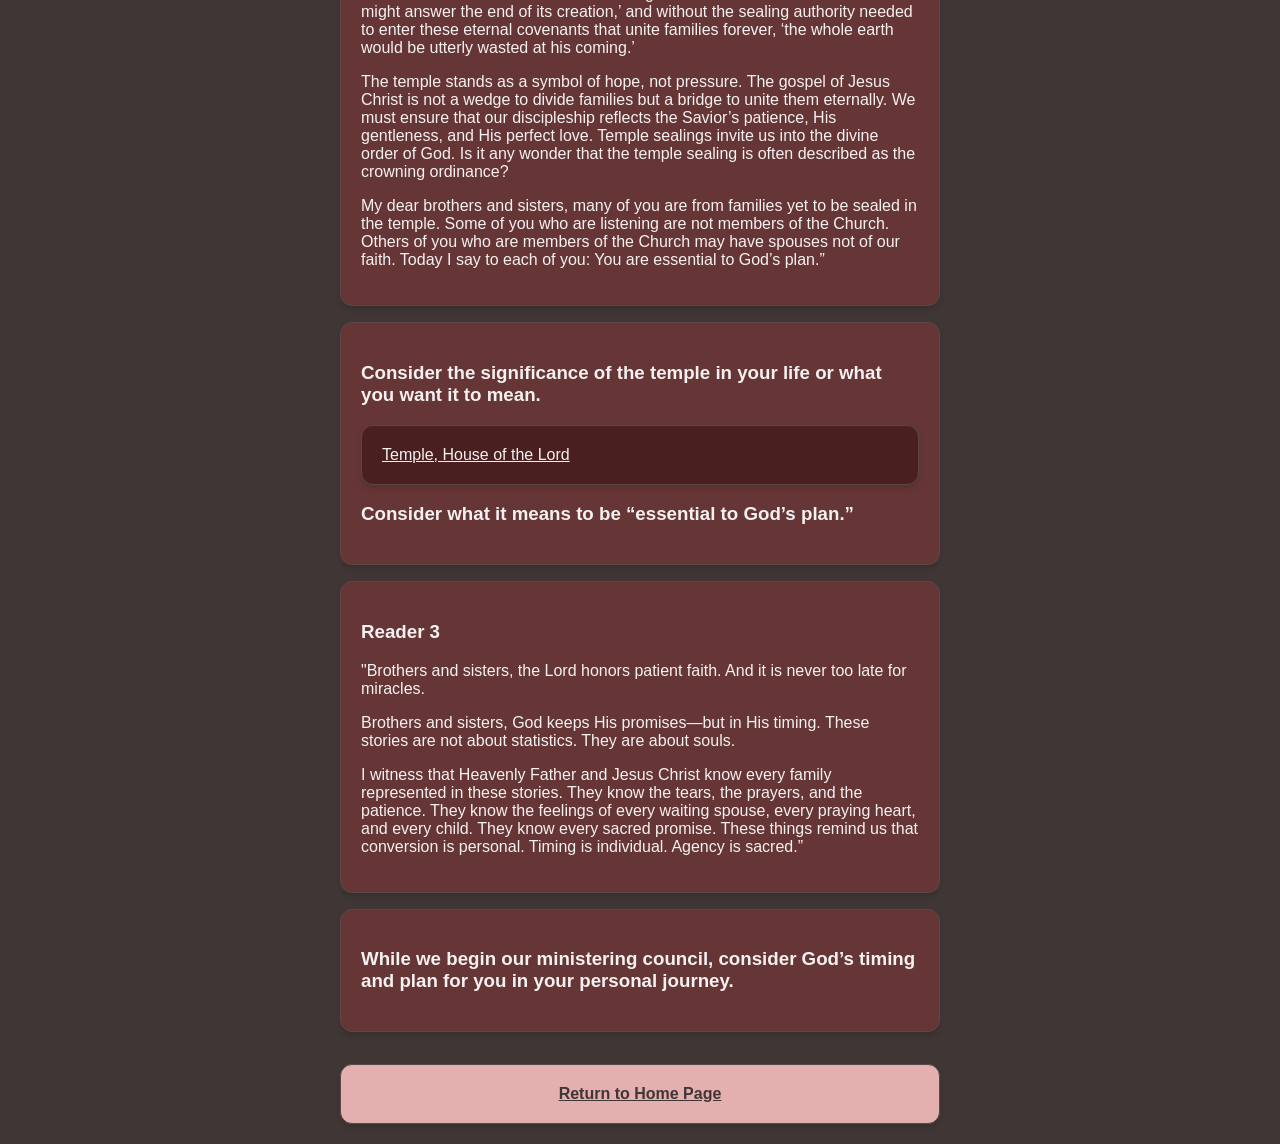
<file: july.html>
<!DOCTYPE html>
<html lang="en">
<head>
  <meta charset="UTF-8">
  <meta name="viewport" content="width=device-width, initial-scale=1.0">
  <title>July - Patience</title>
  <link rel="stylesheet" href="style.css">
</head>
<body style="padding: 20px; max-width: 600px; margin: auto;">

  <!-- Header Image -->
  <img src="picture_july.png" alt="July Theme" style="width: 100%; border-radius: 12px; margin-bottom: 1rem;">
  <p style="color: var(--accent);">5 MINUTE TRAINING</p>
  <h1>July</h1>
  <h2 style="color: var(--accent);">Patience</h2>

  <p>The Following Passages are from "Come unto Christ—Together," by Elder Taniela B. Wakolo (April 2026 general conference)</p>
  
  <a href="https://www.churchofjesuschrist.org/study/general-conference/2026/04/57wakolo?lang=eng" class="tile" style="display:block; text-align:center; color: var(--accent); margin-bottom: 2rem;">Read the complete talk</a>

  <!-- Content Tiles -->
  <div class="tile" style="margin-bottom: 1rem;">
    <h3>Reader 1</h3>
    <p>"Overwhelmed by this vision, Moses asked two profound questions to God: Why? And by what means? In other words, he wanted to understand the purpose.</p>
    <p>The Lord answered, “For mine own purpose have I made these things … to bring to pass the immortality and eternal life of man.” The prophet Nephi later testified, “For … he denieth none that come unto him … ; and all are alike unto God.” How is this purpose fulfilled? Because of Jesus Christ, all can receive the gift of eternal life—which includes living in God’s presence eternally as families.</p>
    <p>Six months ago, our prophet, President Dallin H. Oaks, taught:</p>
    <p>‘The doctrine of The Church of Jesus Christ of Latter-day Saints centers on the family. Essential to our doctrine on the family is the temple. The ordinances received there enable us to return as eternal families to the presence of our Heavenly Father. …</p>
    <p>‘ … The gospel plan … is implemented through our mortal families, and its intended destiny is to exalt the children of God in eternal families.’”</p>
  </div>

  <div class="tile" style="margin-bottom: 1rem;">
    <h3>Consider Moses’ experience with the Lord and how this has or can mean to your life.</h3>
    <a href="https://www.churchofjesuschrist.org/study/scriptures/bofm/2-ne/26?lang=eng&id=p32-p33#p32" class="tile" style="display:block; margin: 10px 0; background: var(--primary);">2 Nephi 26</a>
    <h3>Consider the great promised blessing in returning to our Heavenly Father’s presence.</h3>
  </div>

  <div class="tile" style="margin-bottom: 1rem;">
    <h3>Reader 2</h3>
    <p>"The Lord has also declared that ‘marriage is ordained of God … that the earth might answer the end of its creation,’ and without the sealing authority needed to enter these eternal covenants that unite families forever, ‘the whole earth would be utterly wasted at his coming.’</p>
    <p>The temple stands as a symbol of hope, not pressure. The gospel of Jesus Christ is not a wedge to divide families but a bridge to unite them eternally. We must ensure that our discipleship reflects the Savior’s patience, His gentleness, and His perfect love. Temple sealings invite us into the divine order of God. Is it any wonder that the temple sealing is often described as the crowning ordinance?</p>
    <p>My dear brothers and sisters, many of you are from families yet to be sealed in the temple. Some of you who are listening are not members of the Church. Others of you who are members of the Church may have spouses not of our faith. Today I say to each of you: You are essential to God’s plan.”</p>
  </div>

  <div class="tile" style="margin-bottom: 1rem;">
    <h3>Consider the significance of the temple in your life or what you want it to mean.</h3>
    <a href="https://www.churchofjesuschrist.org/study/scriptures/gs/temple-house-of-the-lord?lang=eng" class="tile" style="display:block; margin: 10px 0; background: var(--primary);">Temple, House of the Lord</a>
    <h3>Consider what it means to be “essential to God’s plan.”</h3>
  </div>

  <div class="tile" style="margin-bottom: 1rem;">
    <h3>Reader 3</h3>
    <p>"Brothers and sisters, the Lord honors patient faith. And it is never too late for miracles.</p>
    <p>Brothers and sisters, God keeps His promises—but in His timing. These stories are not about statistics. They are about souls.</p>
    <p>I witness that Heavenly Father and Jesus Christ know every family represented in these stories. They know the tears, the prayers, and the patience. They know the feelings of every waiting spouse, every praying heart, and every child. They know every sacred promise. These things remind us that conversion is personal. Timing is individual. Agency is sacred.”</p>
  </div>

  <div class="tile" style="margin-bottom: 1rem;">
    <h3>While we begin our ministering council, consider God’s timing and plan for you in your personal journey.</h3>
  </div>

  <a href="https://dallinnd.github.io/EldersQuorumMinistering/" class="tile" style="display:block; text-align:center; background: var(--accent); color: var(--bg); font-weight: bold; margin-top: 2rem;">Return to Home Page</a>

</body>
</html>
</file>
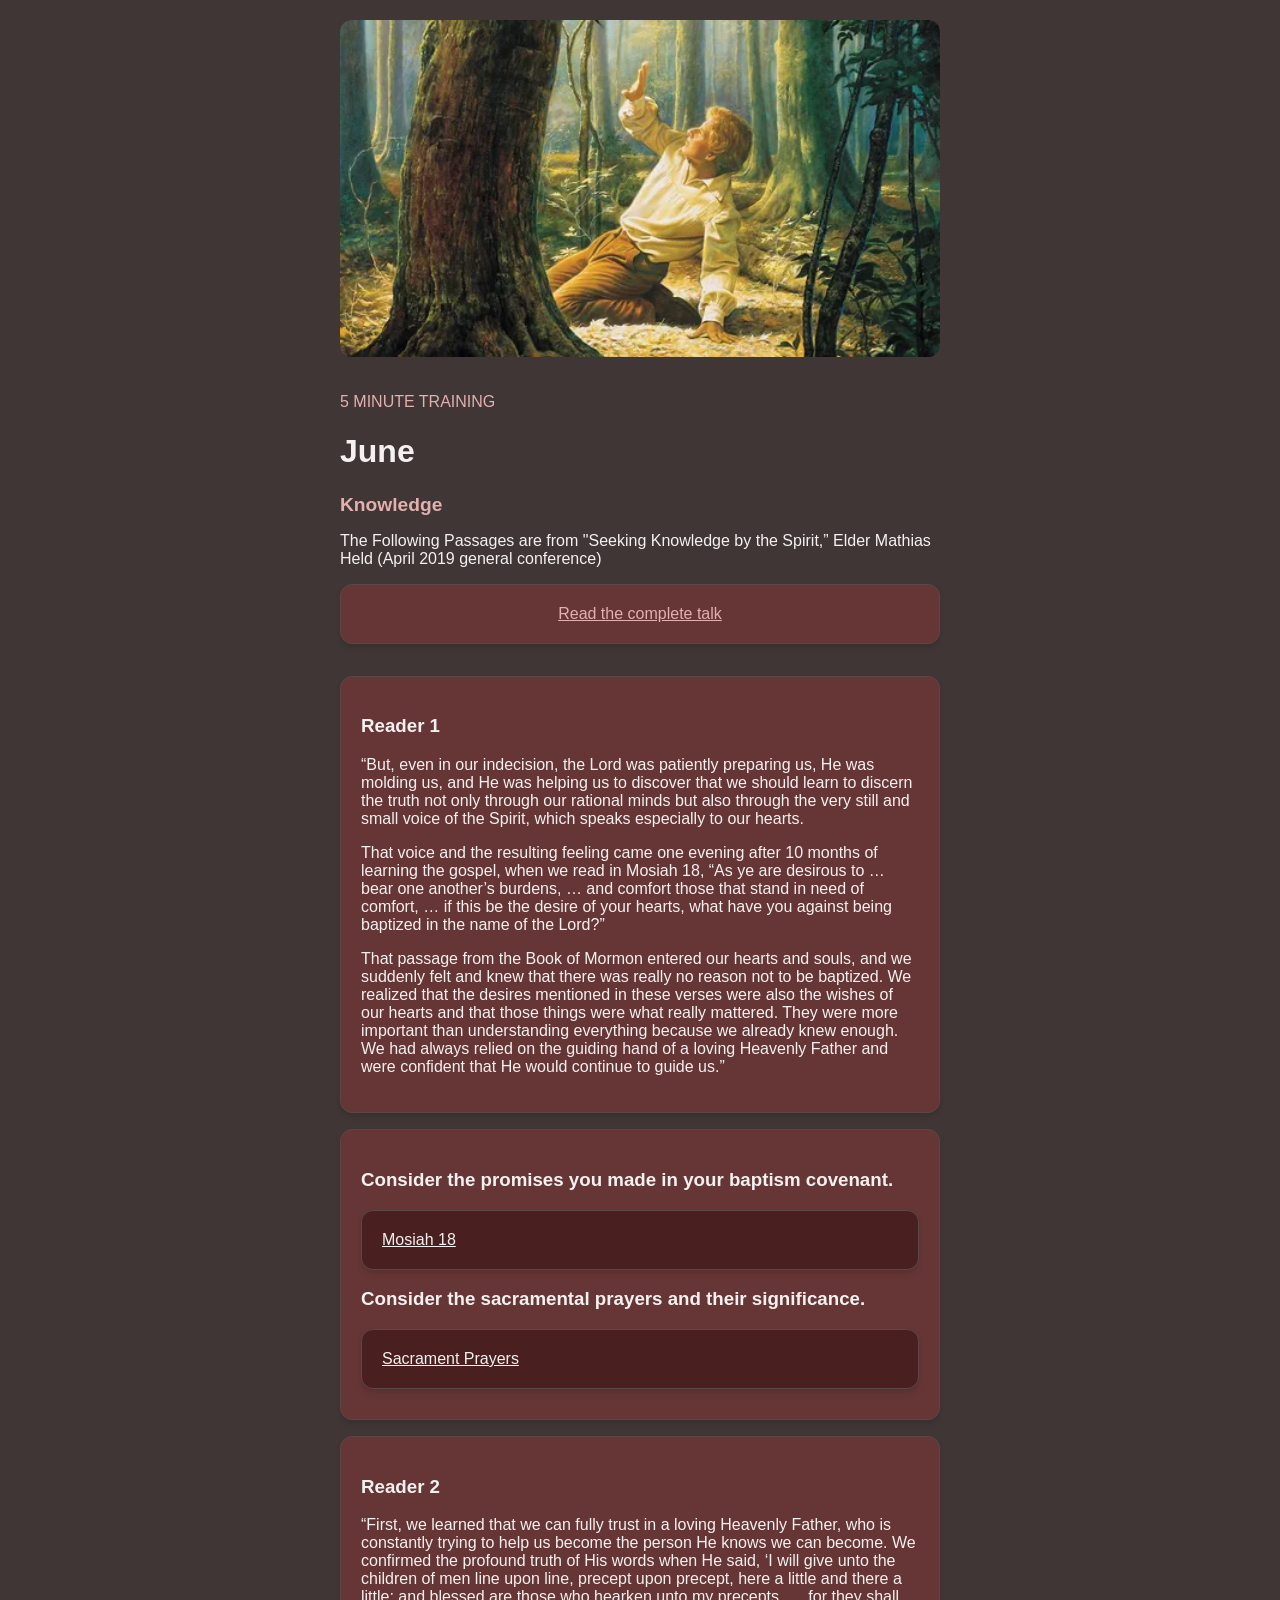
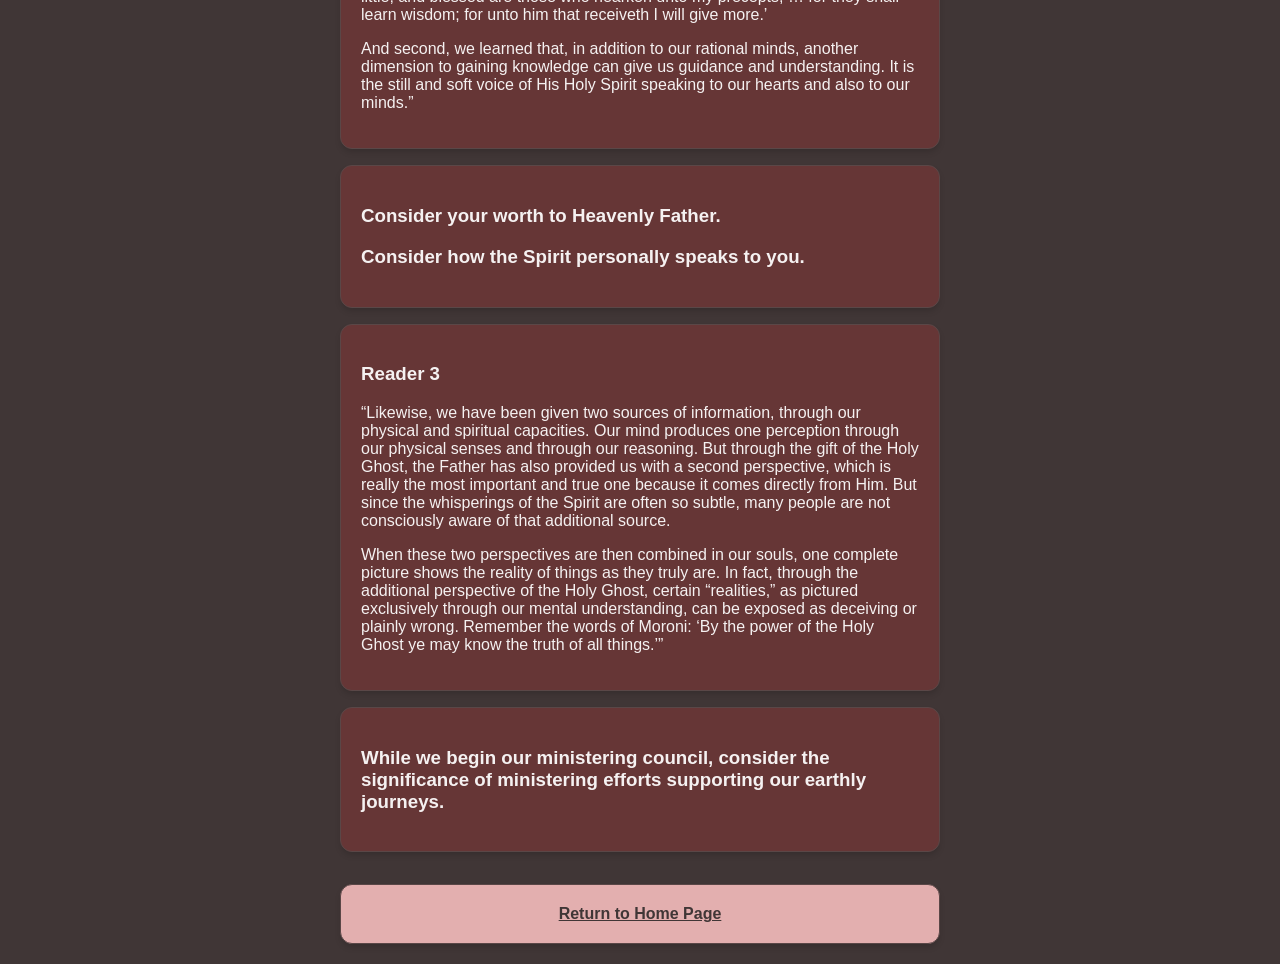
<file: june.html>
<!DOCTYPE html>
<html lang="en">
<head>
  <meta charset="UTF-8">
  <meta name="viewport" content="width=device-width, initial-scale=1.0">
  <title>June - Knowledge</title>
  <link rel="stylesheet" href="style.css">
</head>
<body style="padding: 20px; max-width: 600px; margin: auto;">

  <!-- Header Image -->
  <img src="picture_june.png" alt="June Theme" style="width: 100%; border-radius: 12px; margin-bottom: 1rem;">
  <p style="color: var(--accent);">5 MINUTE TRAINING</p>
  <h1>June</h1>
  <h2 style="color: var(--accent);">Knowledge</h2>

  <p>The Following Passages are from "Seeking Knowledge by the Spirit,” Elder Mathias Held (April 2019 general conference)</p>
  
  <a href="https://www.churchofjesuschrist.org/study/general-conference/2019/04/24held?lang=eng" class="tile" style="display:block; text-align:center; color: var(--accent); margin-bottom: 2rem;">Read the complete talk</a>

  <!-- Content Tiles -->
  <div class="tile" style="margin-bottom: 1rem;">
    <h3>Reader 1</h3>
    <p>“But, even in our indecision, the Lord was patiently preparing us, He was molding us, and He was helping us to discover that we should learn to discern the truth not only through our rational minds but also through the very still and small voice of the Spirit, which speaks especially to our hearts.</p>
    <p>That voice and the resulting feeling came one evening after 10 months of learning the gospel, when we read in Mosiah 18, “As ye are desirous to … bear one another’s burdens, … and comfort those that stand in need of comfort, … if this be the desire of your hearts, what have you against being baptized in the name of the Lord?”</p>
    <p>That passage from the Book of Mormon entered our hearts and souls, and we suddenly felt and knew that there was really no reason not to be baptized. We realized that the desires mentioned in these verses were also the wishes of our hearts and that those things were what really mattered. They were more important than understanding everything because we already knew enough. We had always relied on the guiding hand of a loving Heavenly Father and were confident that He would continue to guide us.”
    </p>
  </div>

  <div class="tile" style="margin-bottom: 1rem;">
    <h3>Consider the promises you made in your baptism covenant.</h3>
    <a href="https://www.churchofjesuschrist.org/study/scriptures/bofm/mosiah/18?lang=eng" class="tile" style="display:block; margin: 10px 0; background: var(--primary);">Mosiah 18</a>
    <h3>Consider the sacramental prayers and their significance.</h3>
    <a href="https://www.churchofjesuschrist.org/study/scriptures/sacrament?lang=eng" class="tile" style="display:block; margin: 10px 0; background: var(--primary);">Sacrament Prayers</a>
  </div>

  <div class="tile" style="margin-bottom: 1rem;">
    <h3>Reader 2</h3>
    <p>“First, we learned that we can fully trust in a loving Heavenly Father, who is constantly trying to help us become the person He knows we can become. We confirmed the profound truth of His words when He said, ‘I will give unto the children of men line upon line, precept upon precept, here a little and there a little; and blessed are those who hearken unto my precepts, … for they shall learn wisdom; for unto him that receiveth I will give more.’</p>
    <p>And second, we learned that, in addition to our rational minds, another dimension to gaining knowledge can give us guidance and understanding. It is the still and soft voice of His Holy Spirit speaking to our hearts and also to our minds.”
    </p>
  </div>

  <div class="tile" style="margin-bottom: 1rem;">
    <h3>Consider your worth to Heavenly Father.</h3>
    <h3>Consider how the Spirit personally speaks to you.</h3>
  </div>

  <div class="tile" style="margin-bottom: 1rem;">
    <h3>Reader 3</h3>
    <p>“Likewise, we have been given two sources of information, through our physical and spiritual capacities. Our mind produces one perception through our physical senses and through our reasoning. But through the gift of the Holy Ghost, the Father has also provided us with a second perspective, which is really the most important and true one because it comes directly from Him. But since the whisperings of the Spirit are often so subtle, many people are not consciously aware of that additional source.</p>
    <p>When these two perspectives are then combined in our souls, one complete picture shows the reality of things as they truly are. In fact, through the additional perspective of the Holy Ghost, certain “realities,” as pictured exclusively through our mental understanding, can be exposed as deceiving or plainly wrong. Remember the words of Moroni: ‘By the power of the Holy Ghost ye may know the truth of all things.’”
    </p>
  </div>

  <div class="tile" style="margin-bottom: 1rem;">
    <h3>While we begin our ministering council, consider the significance of ministering efforts supporting our earthly journeys.</h3>
  </div>

  <a href="https://dallinnd.github.io/EldersQuorumMinistering/" class="tile" style="display:block; text-align:center; background: var(--accent); color: var(--bg); font-weight: bold; margin-top: 2rem;">Return to Home Page</a>

</body>
</html>
</file>
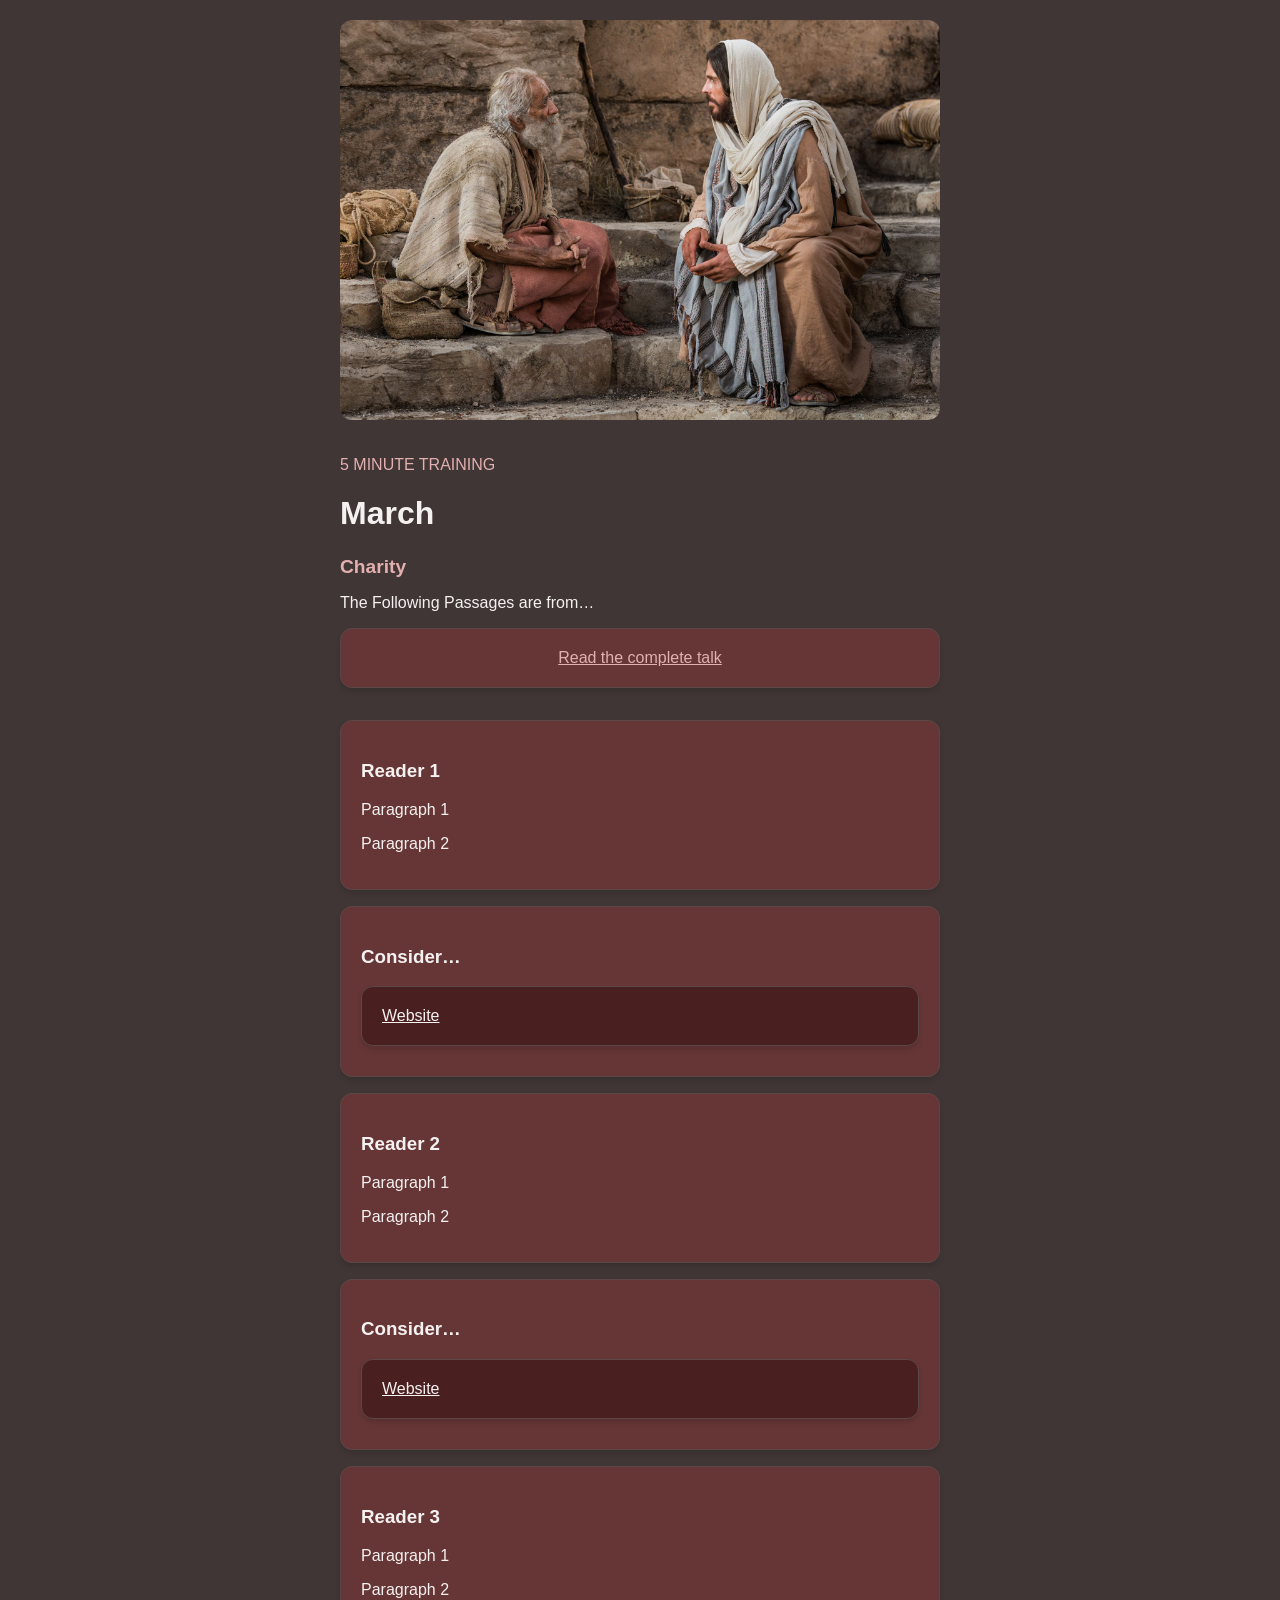
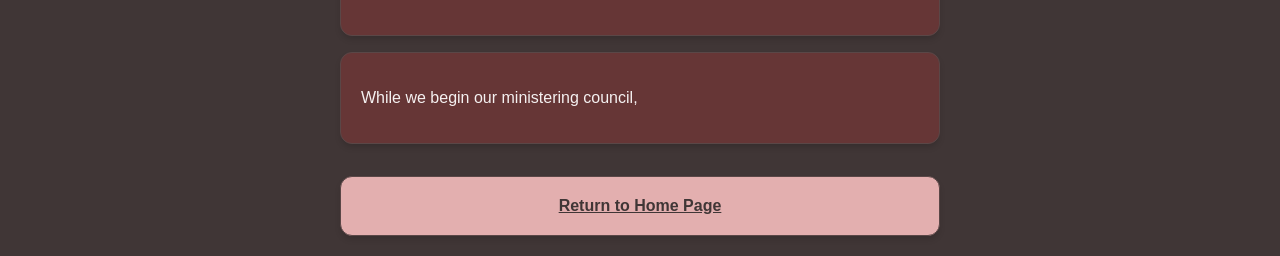
<file: march.html>
<!DOCTYPE html>
<html lang="en">
<head>
  <meta charset="UTF-8">
  <meta name="viewport" content="width=device-width, initial-scale=1.0">
  <title>March - Charity</title>
  <link rel="stylesheet" href="style.css">
</head>
<body style="padding: 20px; max-width: 600px; margin: auto;">

  <!-- Header Image -->
  <img src="picture_march.png" alt="March Theme" style="width: 100%; border-radius: 12px; margin-bottom: 1rem;">
  <p style="color: var(--accent);">5 MINUTE TRAINING</p>
  <h1>March</h1>
  <h2 style="color: var(--accent);">Charity</h2>

  <p>The Following Passages are from…</p>
  
  <a href="https://www.churchofjesuschrist.org/study/general-conference" class="tile" style="display:block; text-align:center; color: var(--accent); margin-bottom: 2rem;">Read the complete talk</a>

  <!-- Content Tiles -->
  <div class="tile" style="margin-bottom: 1rem;">
    <h3>Reader 1</h3>
    <p>Paragraph 1</p>
    <p>Paragraph 2</p>
  </div>

  <div class="tile" style="margin-bottom: 1rem;">
    <h3>Consider…</h3>
    <a href="https://www.churchofjesuschrist.org" class="tile" style="display:block; margin: 10px 0; background: var(--primary);">Website</a>
  </div>

  <div class="tile" style="margin-bottom: 1rem;">
    <h3>Reader 2</h3>
    <p>Paragraph 1</p>
    <p>Paragraph 2</p>
  </div>

  <div class="tile" style="margin-bottom: 1rem;">
    <h3>Consider…</h3>
    <a href="https://www.churchofjesuschrist.org" class="tile" style="display:block; margin: 10px 0; background: var(--primary);">Website</a>
  </div>

  <div class="tile" style="margin-bottom: 1rem;">
    <h3>Reader 3</h3>
    <p>Paragraph 1</p>
    <p>Paragraph 2</p>
  </div>

  <div class="tile" style="margin-bottom: 1rem;">
    <p>While we begin our ministering council, </p>
  </div>

  <a href="https://dallinnd.github.io/EldersQuorumMinistering/" class="tile" style="display:block; text-align:center; background: var(--accent); color: var(--bg); font-weight: bold; margin-top: 2rem;">Return to Home Page</a>

</body>
</html>
</file>
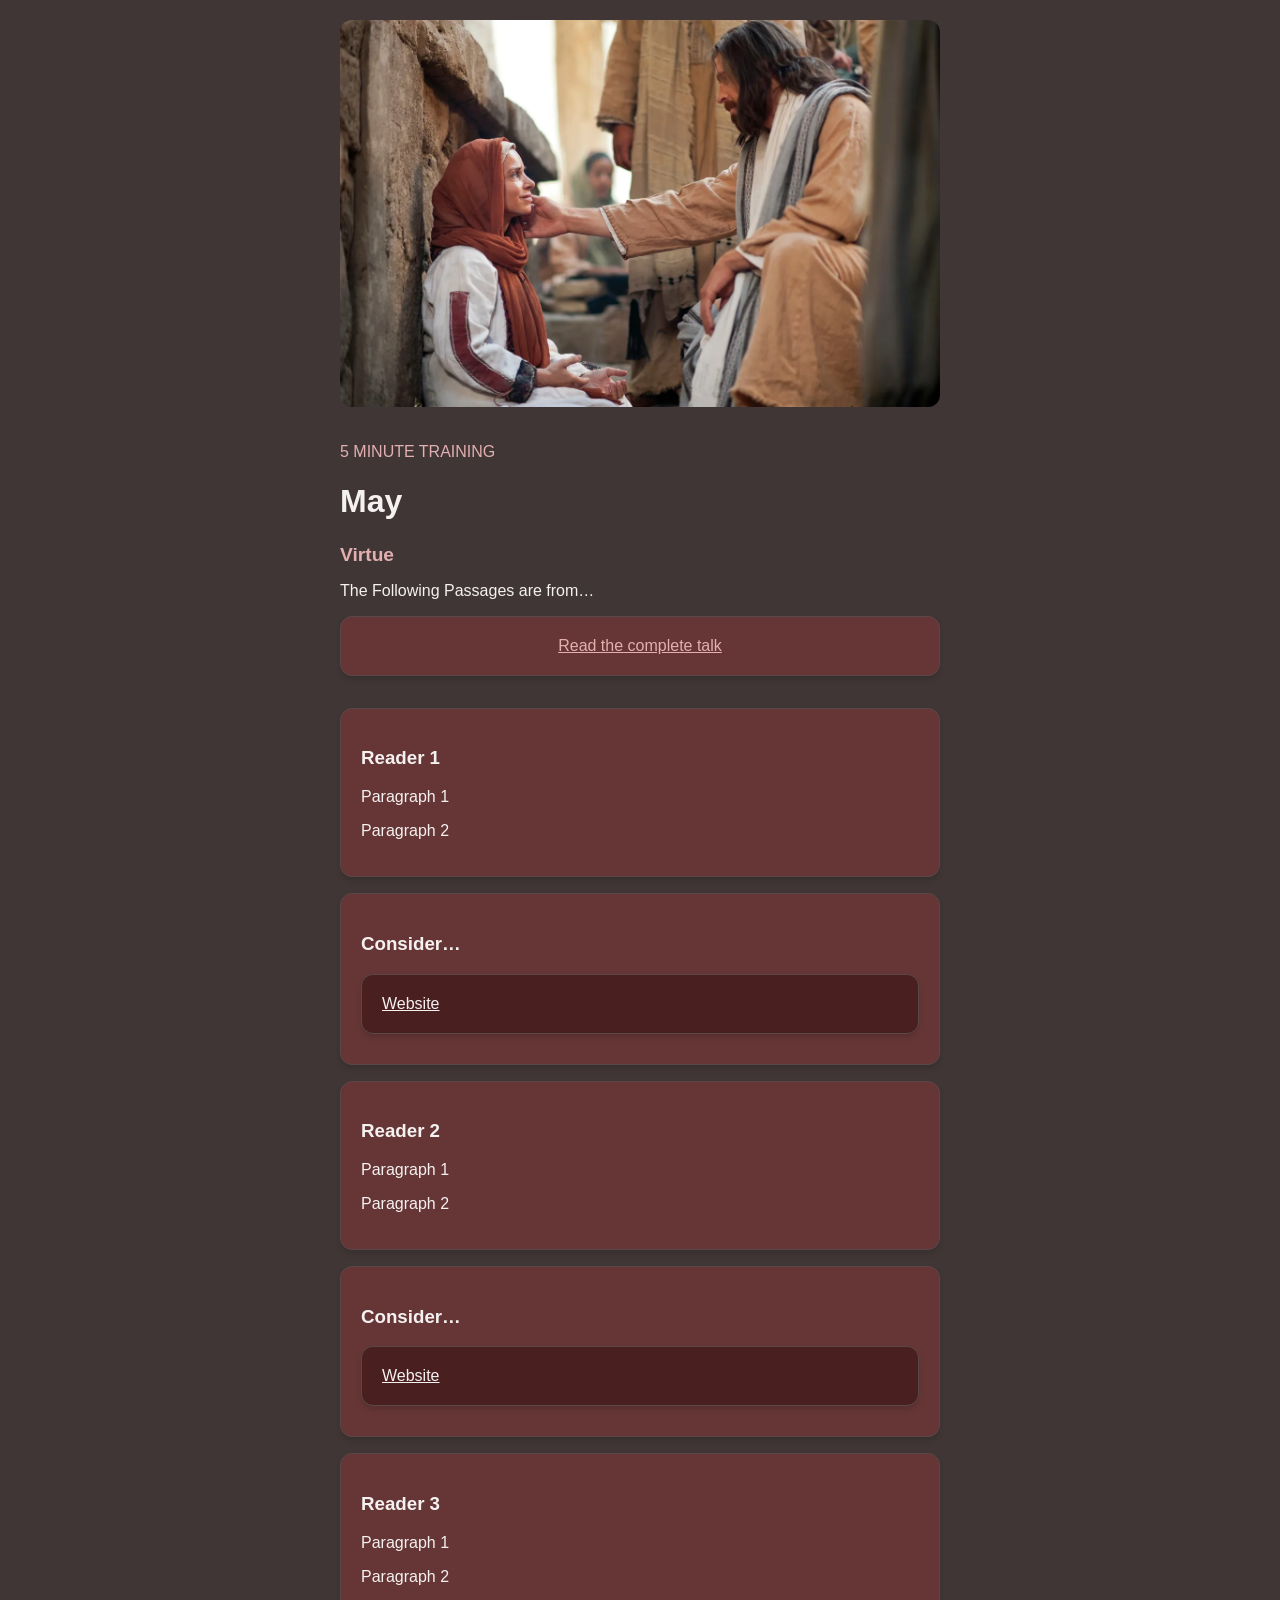
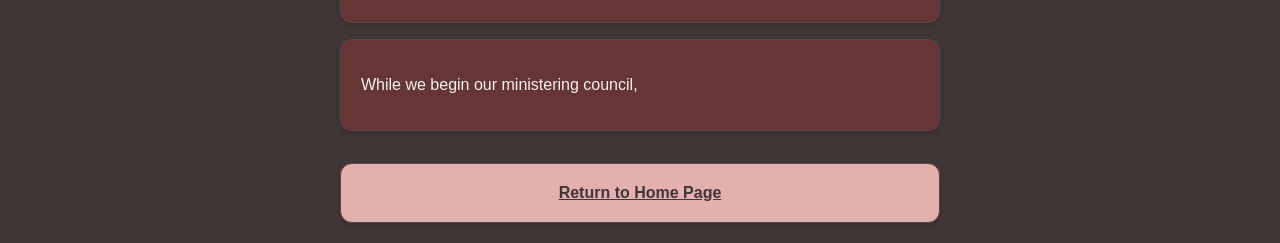
<file: may.html>
<!DOCTYPE html>
<html lang="en">
<head>
  <meta charset="UTF-8">
  <meta name="viewport" content="width=device-width, initial-scale=1.0">
  <title>May - Virtue</title>
  <link rel="stylesheet" href="style.css">
</head>
<body style="padding: 20px; max-width: 600px; margin: auto;">

  <!-- Header Image -->
  <img src="picture_may.png" alt="May Theme" style="width: 100%; border-radius: 12px; margin-bottom: 1rem;">
  <p style="color: var(--accent);">5 MINUTE TRAINING</p>
  <h1>May</h1>
  <h2 style="color: var(--accent);">Virtue</h2>

  <p>The Following Passages are from…</p>
  
  <a href="https://www.churchofjesuschrist.org/study/general-conference" class="tile" style="display:block; text-align:center; color: var(--accent); margin-bottom: 2rem;">Read the complete talk</a>

  <!-- Content Tiles -->
  <div class="tile" style="margin-bottom: 1rem;">
    <h3>Reader 1</h3>
    <p>Paragraph 1</p>
    <p>Paragraph 2</p>
  </div>

  <div class="tile" style="margin-bottom: 1rem;">
    <h3>Consider…</h3>
    <a href="https://www.churchofjesuschrist.org" class="tile" style="display:block; margin: 10px 0; background: var(--primary);">Website</a>
  </div>

  <div class="tile" style="margin-bottom: 1rem;">
    <h3>Reader 2</h3>
    <p>Paragraph 1</p>
    <p>Paragraph 2</p>
  </div>

  <div class="tile" style="margin-bottom: 1rem;">
    <h3>Consider…</h3>
    <a href="https://www.churchofjesuschrist.org" class="tile" style="display:block; margin: 10px 0; background: var(--primary);">Website</a>
  </div>

  <div class="tile" style="margin-bottom: 1rem;">
    <h3>Reader 3</h3>
    <p>Paragraph 1</p>
    <p>Paragraph 2</p>
  </div>

  <div class="tile" style="margin-bottom: 1rem;">
    <p>While we begin our ministering council, </p>
  </div>

  <a href="https://dallinnd.github.io/EldersQuorumMinistering/" class="tile" style="display:block; text-align:center; background: var(--accent); color: var(--bg); font-weight: bold; margin-top: 2rem;">Return to Home Page</a>

</body>
</html>
</file>
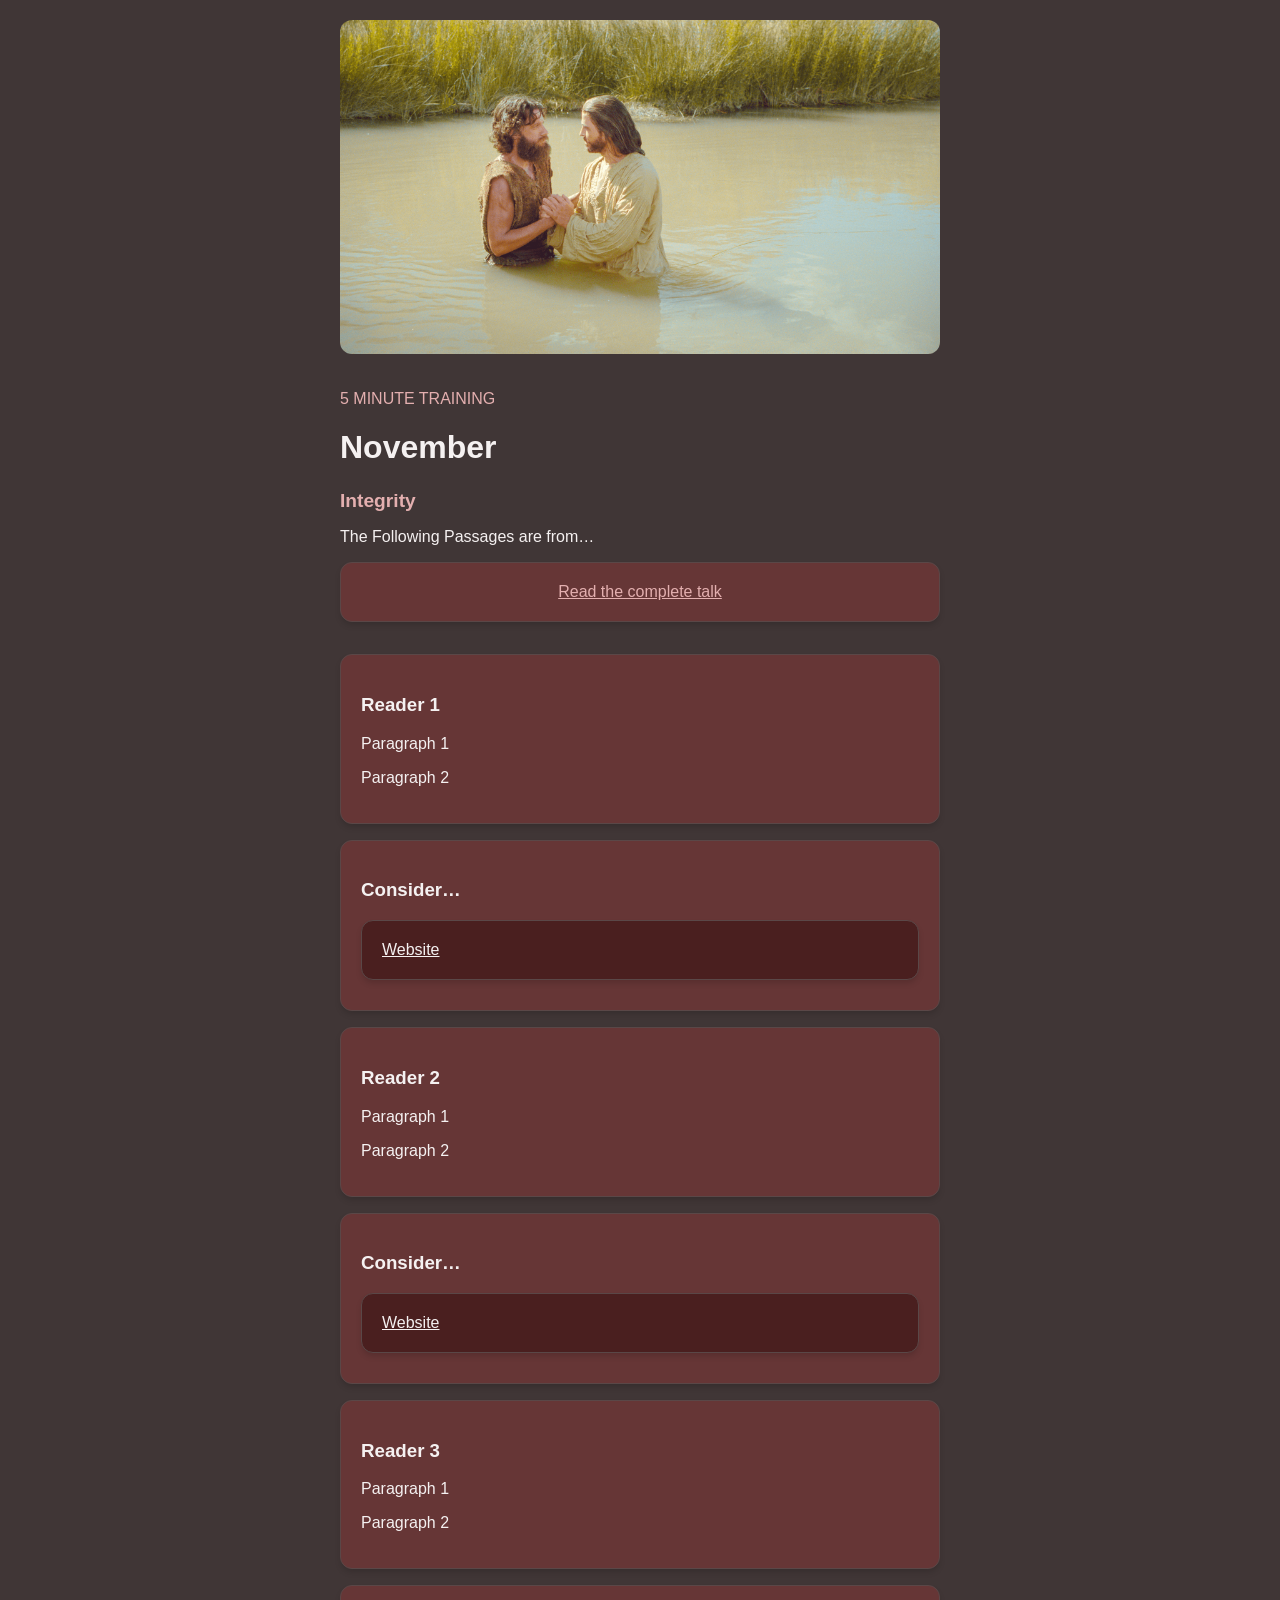
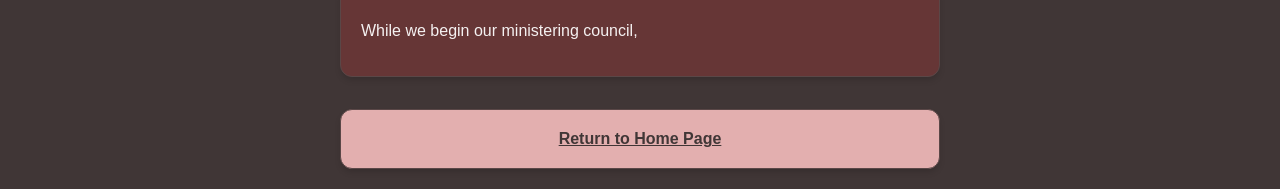
<file: november.html>
<!DOCTYPE html>
<html lang="en">
<head>
  <meta charset="UTF-8">
  <meta name="viewport" content="width=device-width, initial-scale=1.0">
  <title>November - Integrity</title>
  <link rel="stylesheet" href="style.css">
</head>
<body style="padding: 20px; max-width: 600px; margin: auto;">

  <!-- Header Image -->
  <img src="picture_november.png" alt="November Theme" style="width: 100%; border-radius: 12px; margin-bottom: 1rem;">
  <p style="color: var(--accent);">5 MINUTE TRAINING</p>
  <h1>November</h1>
  <h2 style="color: var(--accent);">Integrity</h2>

  <p>The Following Passages are from…</p>
  
  <a href="https://www.churchofjesuschrist.org/study/general-conference" class="tile" style="display:block; text-align:center; color: var(--accent); margin-bottom: 2rem;">Read the complete talk</a>

  <!-- Content Tiles -->
  <div class="tile" style="margin-bottom: 1rem;">
    <h3>Reader 1</h3>
    <p>Paragraph 1</p>
    <p>Paragraph 2</p>
  </div>

  <div class="tile" style="margin-bottom: 1rem;">
    <h3>Consider…</h3>
    <a href="https://www.churchofjesuschrist.org" class="tile" style="display:block; margin: 10px 0; background: var(--primary);">Website</a>
  </div>

  <div class="tile" style="margin-bottom: 1rem;">
    <h3>Reader 2</h3>
    <p>Paragraph 1</p>
    <p>Paragraph 2</p>
  </div>

  <div class="tile" style="margin-bottom: 1rem;">
    <h3>Consider…</h3>
    <a href="https://www.churchofjesuschrist.org" class="tile" style="display:block; margin: 10px 0; background: var(--primary);">Website</a>
  </div>

  <div class="tile" style="margin-bottom: 1rem;">
    <h3>Reader 3</h3>
    <p>Paragraph 1</p>
    <p>Paragraph 2</p>
  </div>

  <div class="tile" style="margin-bottom: 1rem;">
    <p>While we begin our ministering council, </p>
  </div>

  <a href="https://dallinnd.github.io/EldersQuorumMinistering/" class="tile" style="display:block; text-align:center; background: var(--accent); color: var(--bg); font-weight: bold; margin-top: 2rem;">Return to Home Page</a>

</body>
</html>
</file>
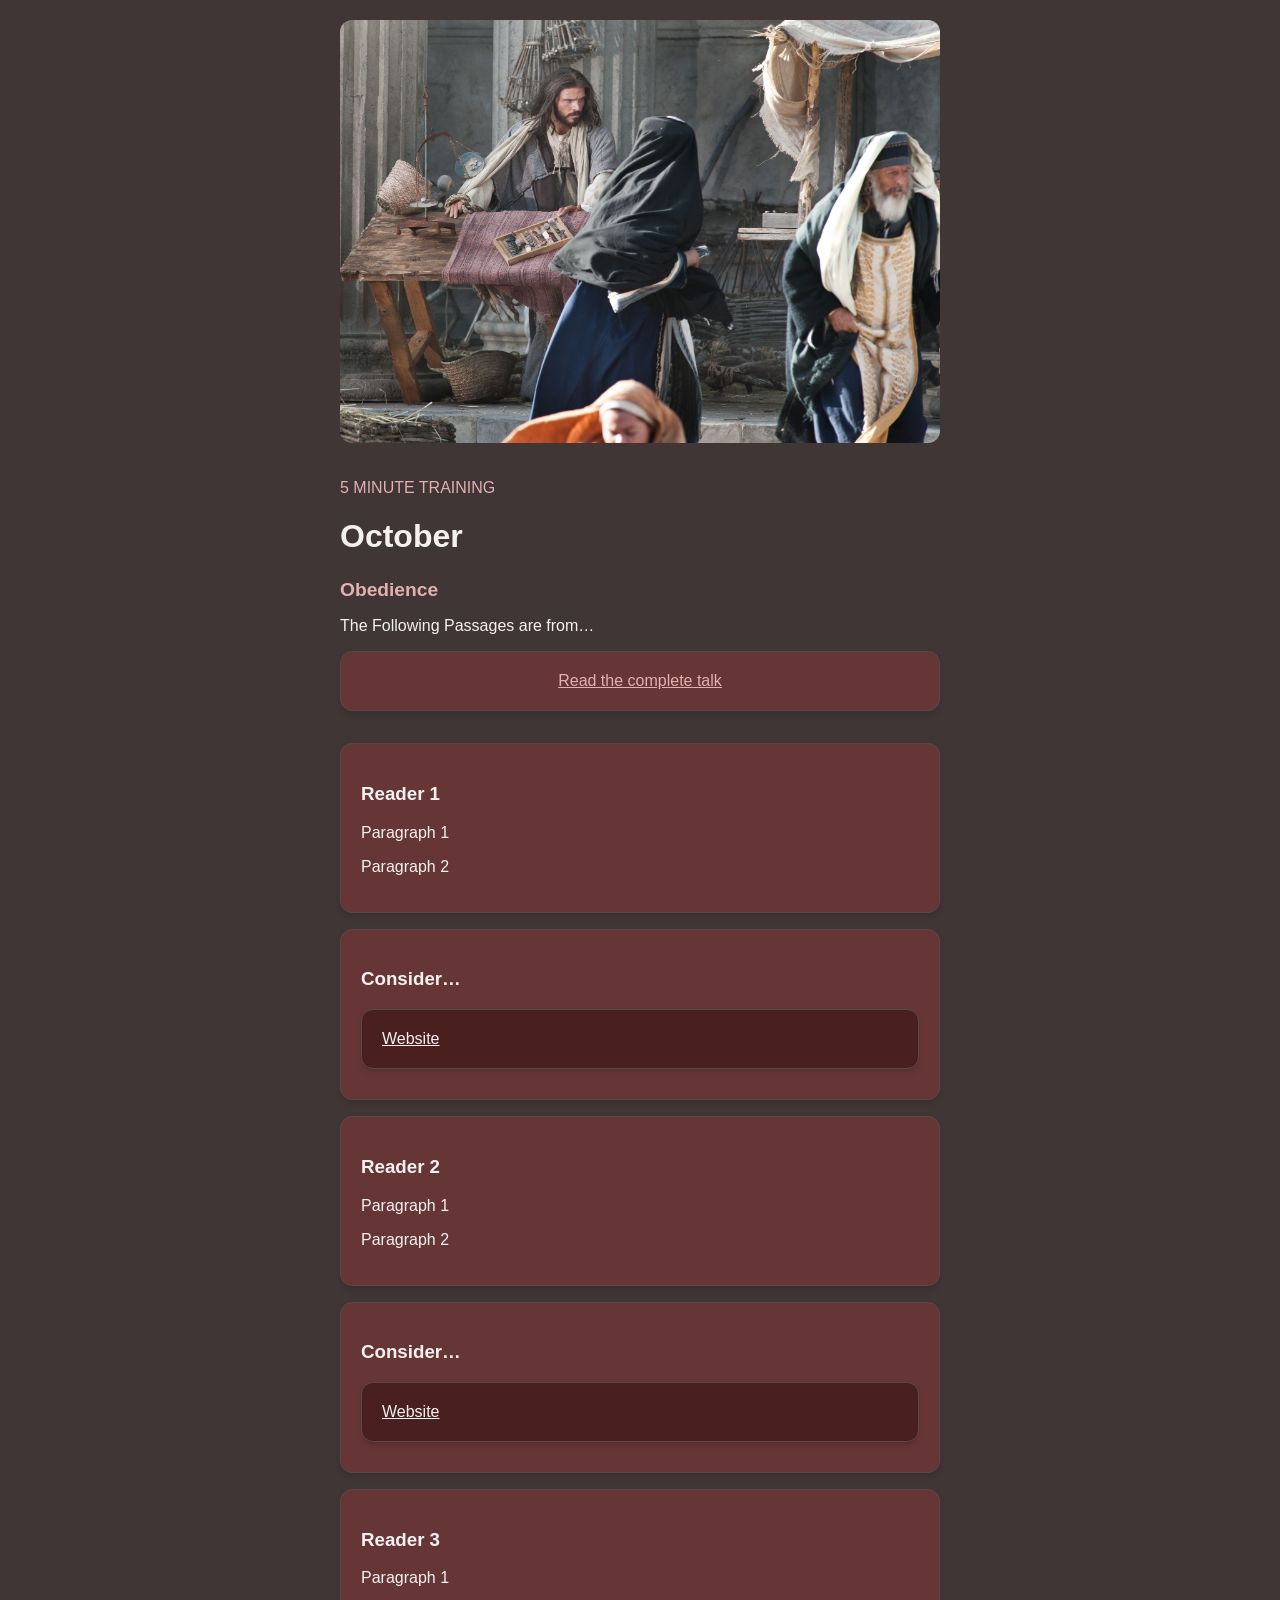
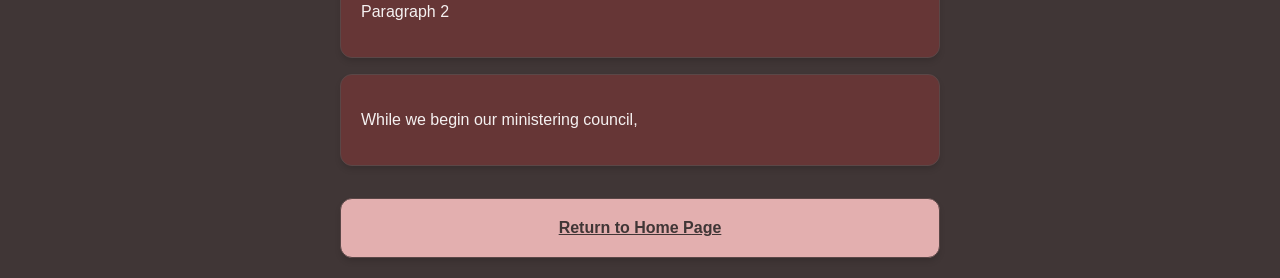
<file: october.html>
<!DOCTYPE html>
<html lang="en">
<head>
  <meta charset="UTF-8">
  <meta name="viewport" content="width=device-width, initial-scale=1.0">
  <title>October - Obedience</title>
  <link rel="stylesheet" href="style.css">
</head>
<body style="padding: 20px; max-width: 600px; margin: auto;">

  <!-- Header Image -->
  <img src="picture_october.png" alt="October Theme" style="width: 100%; border-radius: 12px; margin-bottom: 1rem;">
  <p style="color: var(--accent);">5 MINUTE TRAINING</p>
  <h1>October</h1>
  <h2 style="color: var(--accent);">Obedience</h2>

  <p>The Following Passages are from…</p>
  
  <a href="https://www.churchofjesuschrist.org/study/general-conference" class="tile" style="display:block; text-align:center; color: var(--accent); margin-bottom: 2rem;">Read the complete talk</a>

  <!-- Content Tiles -->
  <div class="tile" style="margin-bottom: 1rem;">
    <h3>Reader 1</h3>
    <p>Paragraph 1</p>
    <p>Paragraph 2</p>
  </div>

  <div class="tile" style="margin-bottom: 1rem;">
    <h3>Consider…</h3>
    <a href="https://www.churchofjesuschrist.org" class="tile" style="display:block; margin: 10px 0; background: var(--primary);">Website</a>
  </div>

  <div class="tile" style="margin-bottom: 1rem;">
    <h3>Reader 2</h3>
    <p>Paragraph 1</p>
    <p>Paragraph 2</p>
  </div>

  <div class="tile" style="margin-bottom: 1rem;">
    <h3>Consider…</h3>
    <a href="https://www.churchofjesuschrist.org" class="tile" style="display:block; margin: 10px 0; background: var(--primary);">Website</a>
  </div>

  <div class="tile" style="margin-bottom: 1rem;">
    <h3>Reader 3</h3>
    <p>Paragraph 1</p>
    <p>Paragraph 2</p>
  </div>

  <div class="tile" style="margin-bottom: 1rem;">
    <p>While we begin our ministering council, </p>
  </div>

  <a href="https://dallinnd.github.io/EldersQuorumMinistering/" class="tile" style="display:block; text-align:center; background: var(--accent); color: var(--bg); font-weight: bold; margin-top: 2rem;">Return to Home Page</a>

</body>
</html>
</file>
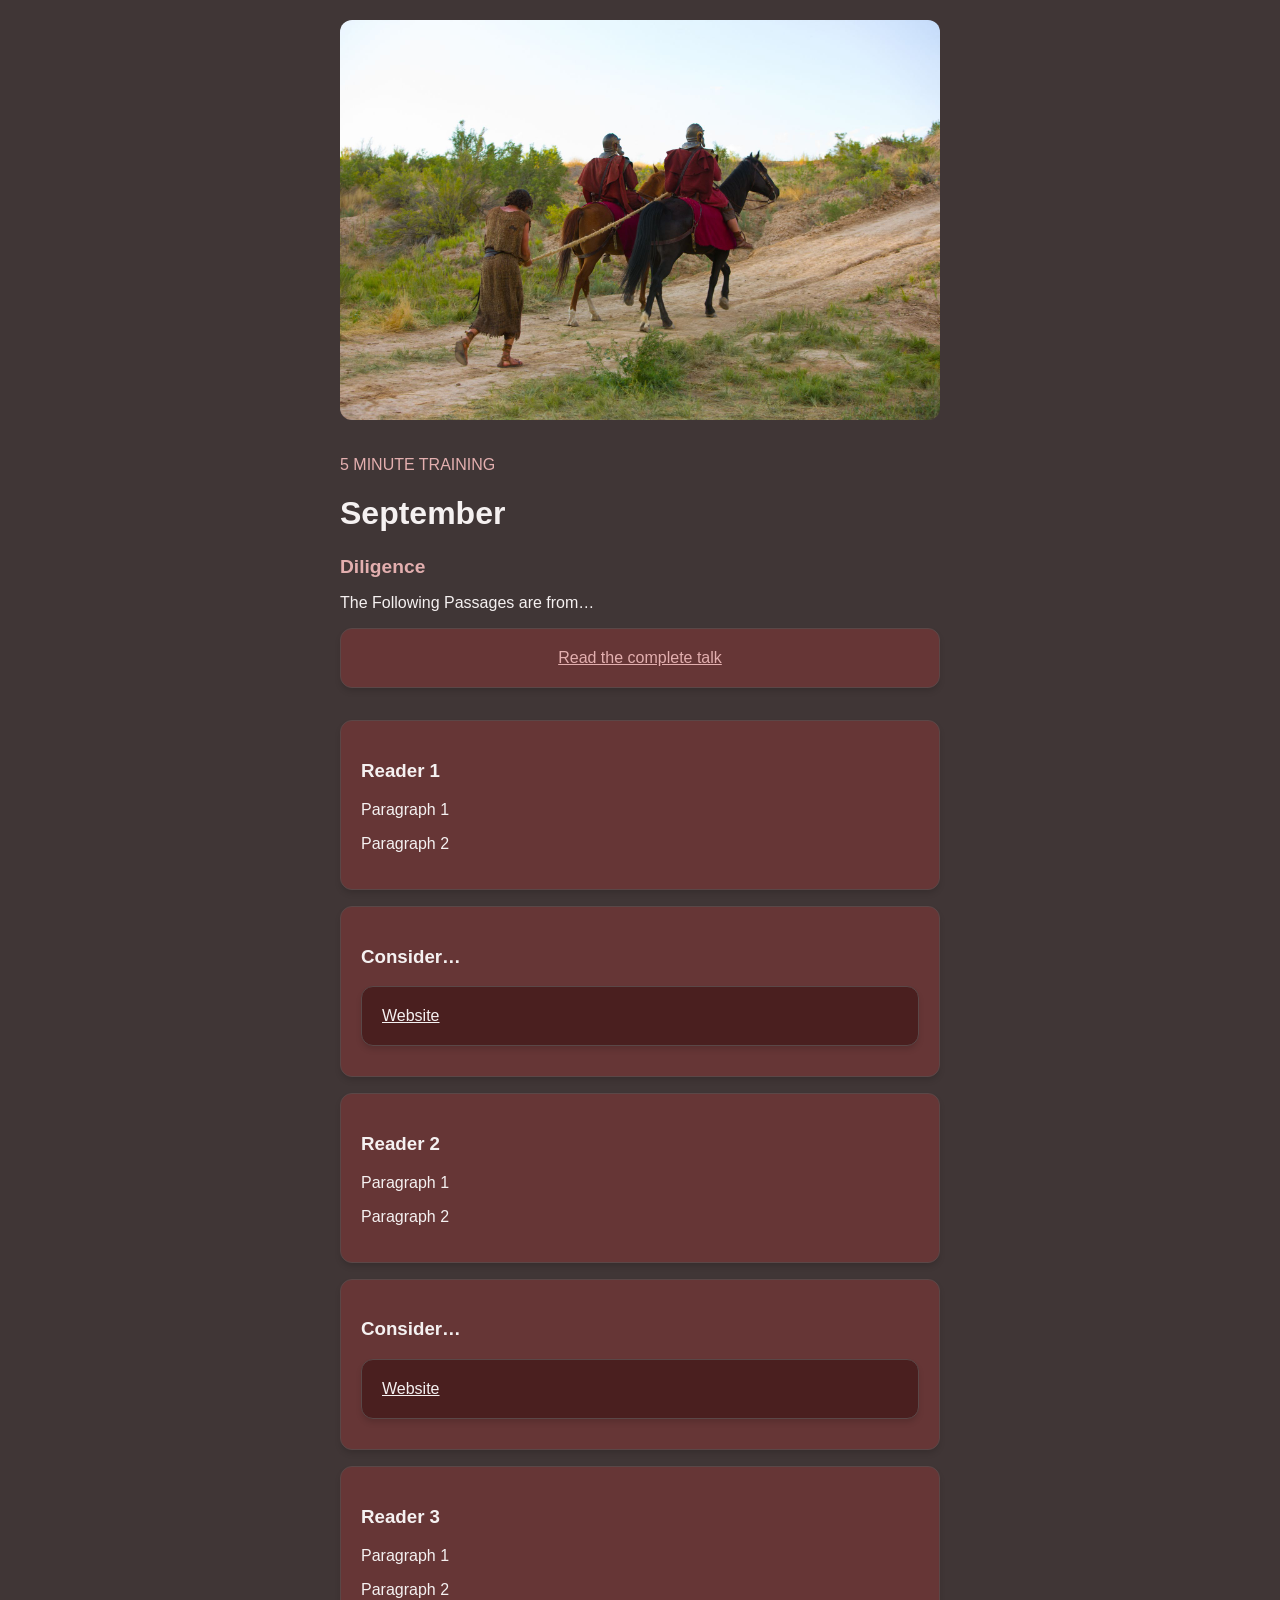
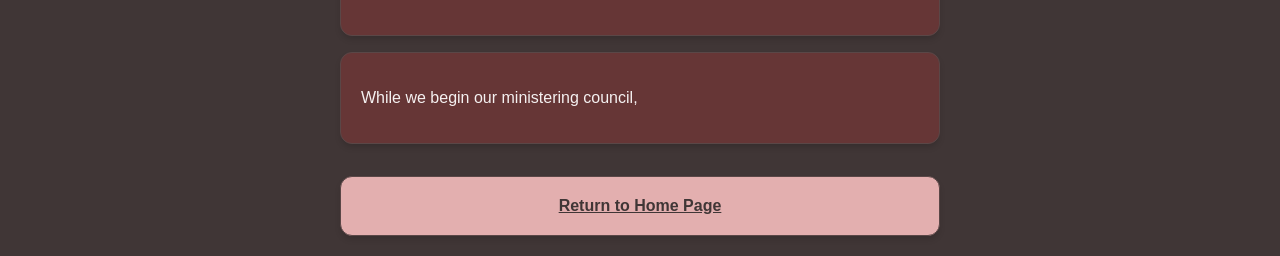
<file: september.html>
<!DOCTYPE html>
<html lang="en">
<head>
  <meta charset="UTF-8">
  <meta name="viewport" content="width=device-width, initial-scale=1.0">
  <title>September - Diligence</title>
  <link rel="stylesheet" href="style.css">
</head>
<body style="padding: 20px; max-width: 600px; margin: auto;">

  <!-- Header Image -->
  <img src="picture_september.png" alt="September Theme" style="width: 100%; border-radius: 12px; margin-bottom: 1rem;">
  <p style="color: var(--accent);">5 MINUTE TRAINING</p>
  <h1>September</h1>
  <h2 style="color: var(--accent);">Diligence</h2>

  <p>The Following Passages are from…</p>
  
  <a href="https://www.churchofjesuschrist.org/study/general-conference" class="tile" style="display:block; text-align:center; color: var(--accent); margin-bottom: 2rem;">Read the complete talk</a>

  <!-- Content Tiles -->
  <div class="tile" style="margin-bottom: 1rem;">
    <h3>Reader 1</h3>
    <p>Paragraph 1</p>
    <p>Paragraph 2</p>
  </div>

  <div class="tile" style="margin-bottom: 1rem;">
    <h3>Consider…</h3>
    <a href="https://www.churchofjesuschrist.org" class="tile" style="display:block; margin: 10px 0; background: var(--primary);">Website</a>
  </div>

  <div class="tile" style="margin-bottom: 1rem;">
    <h3>Reader 2</h3>
    <p>Paragraph 1</p>
    <p>Paragraph 2</p>
  </div>

  <div class="tile" style="margin-bottom: 1rem;">
    <h3>Consider…</h3>
    <a href="https://www.churchofjesuschrist.org" class="tile" style="display:block; margin: 10px 0; background: var(--primary);">Website</a>
  </div>

  <div class="tile" style="margin-bottom: 1rem;">
    <h3>Reader 3</h3>
    <p>Paragraph 1</p>
    <p>Paragraph 2</p>
  </div>

  <div class="tile" style="margin-bottom: 1rem;">
    <p>While we begin our ministering council, </p>
  </div>

  <a href="https://dallinnd.github.io/EldersQuorumMinistering/" class="tile" style="display:block; text-align:center; background: var(--accent); color: var(--bg); font-weight: bold; margin-top: 2rem;">Return to Home Page</a>

</body>
</html>
</file>
<file: style.css>
:root {
  --primary: #4a1f1f;       /* Maroon */
  --accent: #e3afaf;        /* Fire Engine Red */
  --bg: #403636;            /* Blackberry (Deep Shade) */
  --card-bg: #663636;       /* Brick Red */
  --text: #f5f1f1;          /* Salmon (Crisp light tone) */
  --text-light: #cbb3b3;    /* Dusty Rose (Muted text) */
  --border: #5a4747;        /* Cinnabar (High-contrast border) */
}

body {
  margin: 0;
  font-family: -apple-system, BlinkMacSystemFont, "Segoe UI", Roboto, sans-serif;
  background-color: var(--bg);
  color: var(--text);
}

header {
  background-color: var(--primary);
  color: var(--text);
  padding: 1.5rem;
  text-align: center;
  box-shadow: 0 4px 6px -1px rgb(0 0 0 / 0.3);
}

header h1 {
  margin: 0;
  font-size: 1.5rem;
  font-weight: 700;
  letter-spacing: 0.02em;
}

.container {
  max-width: 600px;
  margin: 0 auto;
  padding: 1rem;
}

h2 {
  font-size: 1.2rem;
  color: var(--text-light);
  margin-top: 1.5rem;
  margin-bottom: 0.75rem;
}

/* Button & Base Tile Styling */
.tile {
  background: var(--card-bg);
  border: 1px solid var(--border);
  border-radius: 12px;
  padding: 1.25rem;
  text-align: left;
  width: 100%;
  box-sizing: border-box;
  box-shadow: 0 4px 6px -1px rgb(0 0 0 / 0.15);
  cursor: pointer;
  color: var(--text);
  transition: transform 0.2s, box-shadow 0.2s;
}

.tile:active {
  transform: scale(0.98);
}

/* Agenda Tile Specifics */
.agenda-tile {
  display: flex;
  align-items: center;
  gap: 1rem;
  border-left: 5px solid var(--accent);
}

.agenda-tile h2 {
  margin: 0;
  color: var(--accent);
  font-size: 1.3rem;
}
.agenda-tile p {
  margin: 0;
  color: var(--text-light);
  font-size: 0.9rem;
}
.tile-icon {
  font-size: 1.75rem;
}

/* Grid System for Months */
.months-grid {
  display: flex;
  flex-direction: column;
  gap: 0.75rem;
}

/* Standard Month Card (Rectangular/Wide row) */
.month-card {
  display: flex;
  justify-content: space-between;
  align-items: center;
}

.month-name {
  font-weight: 700;
  font-size: 1.1rem;
}

.month-attribute {
  color: var(--accent);
  font-weight: 600;
  font-size: 0.95rem;
}

/* Featured Current Month Card (Large Square at the top) */
.month-card.current-month {
  flex-direction: column;
  align-items: flex-start;
  order: -1; 
  padding: 0;
  overflow: hidden;
  border: 2px solid var(--accent);
}

.current-month .hero-image {
  width: 100%;
  height: 180px;
  background-size: cover;
  background-position: center;
  opacity: 0.85; /* Softens images slightly to mesh beautifully with a dark interface */
  background-color: var(--primary);
}

.current-month .current-content {
  padding: 1.25rem;
}

.current-month .month-name {
  font-size: 1.4rem;
  color: var(--text);
  margin-bottom: 0.25rem;
}

.current-month .attribute-label {
  font-size: 0.8rem;
  text-transform: uppercase;
  letter-spacing: 0.05em;
  color: var(--text-light);
  margin-top: 0.5rem;
}

.current-month .month-attribute {
  font-size: 1.3rem;
  color: var(--accent);
}

/* Modal Page View Layer */
.hidden { display: none !important; }
.modal-page {
  position: fixed;
  top: 0; left: 0; right: 0; bottom: 0;
  background: var(--bg);
  z-index: 100;
  padding: 1.5rem;
  box-sizing: border-box;
  color: var(--text);
}
.back-btn {
  background: none; border: none;
  color: var(--accent);
  font-weight: 600; font-size: 1rem;
  cursor: pointer; padding: 0; margin-bottom: 2rem;
}
</file>
